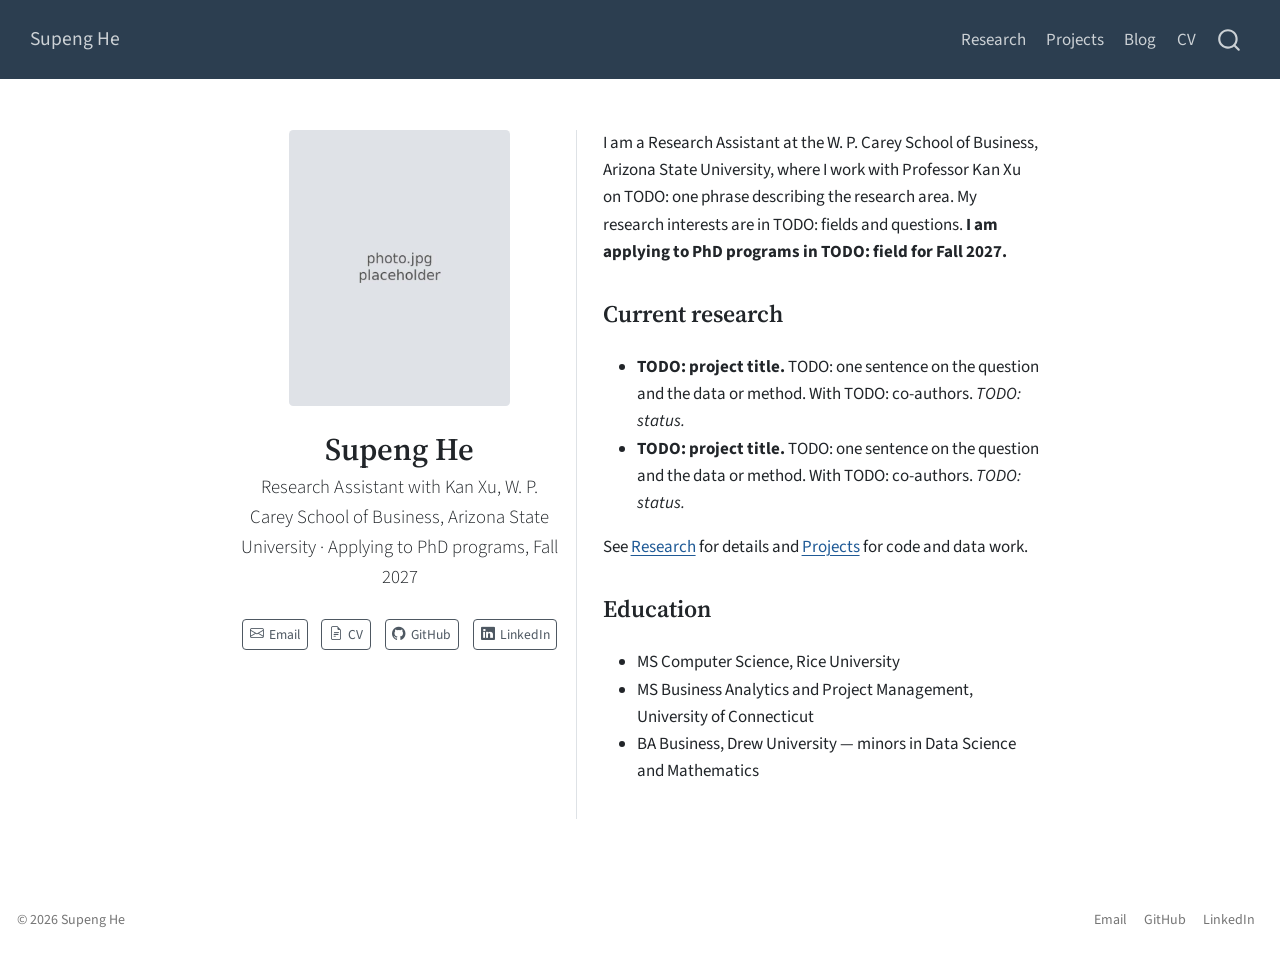
<file: index.html>
<!DOCTYPE html>
<html xmlns="http://www.w3.org/1999/xhtml" lang="en" xml:lang="en"><head>

<meta charset="utf-8">
<meta name="generator" content="quarto-1.10.19">

<meta name="viewport" content="width=device-width, initial-scale=1.0, user-scalable=yes">


<title>Supeng He</title>
<style>
/* Default styles provided by pandoc.
** See https://pandoc.org/MANUAL.html#variables-for-html for config info.
*/
span.smallcaps{font-variant: small-caps;}
div.columns{display: flex; gap: 1.5em;}
div.column{flex: auto;}
@media screen {
div.columns{gap: min(4vw, 1.5em);}
div.column{overflow-x: auto;}
}
div.hanging-indent{margin-left: 1.5em; text-indent: -1.5em;}
ul.task-list{list-style: none;}
ul.task-list li input[type="checkbox"] {
  width: 0.8em;
  margin: 0 0.8em 0.2em -1em; /* quarto-specific, see https://github.com/quarto-dev/quarto-cli/issues/4556 */ 
  vertical-align: middle;
}
</style>


<script src="site_libs/quarto-nav/quarto-nav.js"></script>
<script src="site_libs/quarto-nav/headroom.min.js"></script>
<script src="site_libs/clipboard/clipboard.min.js"></script>
<script src="site_libs/quarto-search/autocomplete.umd.js"></script>
<script src="site_libs/quarto-search/fuse.min.js"></script>
<script src="site_libs/quarto-search/quarto-search.js"></script>
<meta name="quarto:offset" content="./">
<script src="site_libs/quarto-html/quarto.js" type="module"></script>
<script src="site_libs/quarto-html/tabsets/tabsets.js" type="module"></script>
<script src="site_libs/quarto-html/popper.min.js"></script>
<script src="site_libs/quarto-html/tippy.umd.min.js"></script>
<link href="site_libs/quarto-html/tippy.css" rel="stylesheet">
<link href="site_libs/quarto-html/quarto-syntax-highlighting-bf27225e3a48a9273f3daa8f8e829971.css" rel="stylesheet" id="quarto-text-highlighting-styles">
<script src="site_libs/bootstrap/bootstrap.min.js"></script>
<link href="site_libs/bootstrap/bootstrap-icons.css" rel="stylesheet">
<link href="site_libs/bootstrap/bootstrap-6aec4ebd8b1b28c3d8e528c5a2c76d70.min.css" rel="stylesheet" append-hash="true" id="quarto-bootstrap" data-mode="light">
<script id="quarto-search-options" type="application/json">{
  "location": "navbar",
  "copy-button": false,
  "collapse-after": 3,
  "panel-placement": "end",
  "type": "overlay",
  "limit": 50,
  "keyboard-shortcut": [
    "f",
    "/",
    "s"
  ],
  "show-item-context": false,
  "language": {
    "search-no-results-text": "No results",
    "search-matching-documents-text": "matching documents",
    "search-copy-link-title": "Copy link to search",
    "search-hide-matches-text": "Hide additional matches",
    "search-more-match-text": "more match in this document",
    "search-more-matches-text": "more matches in this document",
    "search-clear-button-title": "Clear",
    "search-text-placeholder": "",
    "search-detached-cancel-button-title": "Cancel",
    "search-submit-button-title": "Submit",
    "search-label": "Search"
  }
}</script>


</head>

<body class="nav-fixed fullcontent quarto-light">

<div id="quarto-search-results"></div>
  <header id="quarto-header" class="headroom fixed-top">
    <nav class="navbar navbar-expand-lg " data-bs-theme="dark">
      <div class="navbar-container container-fluid">
      <div class="navbar-brand-container mx-auto">
    <a class="navbar-brand" href="./index.html">
    <span class="navbar-title">Supeng He</span>
    </a>
  </div>
            <div id="quarto-search" class="" title="Search"></div>
          <button class="navbar-toggler" type="button" data-bs-toggle="collapse" data-bs-target="#navbarCollapse" aria-controls="navbarCollapse" role="menu" aria-expanded="false" aria-label="Toggle navigation" onclick="if (window.quartoToggleHeadroom) { window.quartoToggleHeadroom(); }">
  <span class="navbar-toggler-icon"></span>
</button>
          <div class="collapse navbar-collapse" id="navbarCollapse">
            <ul class="navbar-nav navbar-nav-scroll ms-auto">
  <li class="nav-item">
    <a class="nav-link" href="./research.html"> 
<span class="menu-text">Research</span></a>
  </li>  
  <li class="nav-item">
    <a class="nav-link" href="./projects.html"> 
<span class="menu-text">Projects</span></a>
  </li>  
  <li class="nav-item">
    <a class="nav-link" href="./blog.html"> 
<span class="menu-text">Blog</span></a>
  </li>  
  <li class="nav-item">
    <a class="nav-link" href="./cv.html"> 
<span class="menu-text">CV</span></a>
  </li>  
</ul>
          </div> <!-- /navcollapse -->
            <div class="quarto-navbar-tools">
</div>
      </div> <!-- /container-fluid -->
    </nav>
</header>
<!-- content -->
<div id="quarto-content" class="quarto-container page-columns page-rows-contents page-layout-article page-navbar">
<!-- sidebar -->
<!-- margin-sidebar -->
    
<!-- main -->
<div class="quarto-about-trestles">
  <div class="about-entity">
    <img src="photo.jpg" alt="Photo of Supeng He" class="about-image
  rounded " style="width: 13em;">
<header id="title-block-header" class="quarto-title-block default">
<div class="quarto-title">
<h1 class="title">Supeng He</h1>
<p class="subtitle lead">Research Assistant with Kan Xu, W. P. Carey School of Business, Arizona State University · Applying to PhD programs, Fall 2027</p>
</div>
<div class="quarto-title-meta">
  </div>
</header>
    <div class="about-links">
  <a href="mailto:TODO" class="about-link" rel="" target="">
    <i class="bi bi-envelope"></i>
     <span class="about-link-text">Email</span>
  </a>
  <a href="/cv.pdf" class="about-link" rel="" target="">
    <i class="bi bi-file-earmark-text"></i>
     <span class="about-link-text">CV</span>
  </a>
  <a href="https://github.com/kevinhsp" class="about-link" rel="" target="">
    <i class="bi bi-github"></i>
     <span class="about-link-text">GitHub</span>
  </a>
  <a href="https://www.linkedin.com/in/TODO" class="about-link" rel="" target="">
    <i class="bi bi-linkedin"></i>
     <span class="about-link-text">LinkedIn</span>
  </a>
</div>
  </div>
  <div class="about-contents"><main class="content" id="quarto-document-content">
<p>I am a Research Assistant at the W. P. Carey School of Business, Arizona State University, where I work with Professor Kan Xu on TODO: one phrase describing the research area. My research interests are in TODO: fields and questions. <strong>I am applying to PhD programs in TODO: field for Fall 2027.</strong></p>
<section id="current-research" class="level2">
<h2 data-anchor-id="current-research">Current research</h2>
<ul>
<li><strong>TODO: project title.</strong> TODO: one sentence on the question and the data or method. With TODO: co-authors. <em>TODO: status.</em></li>
<li><strong>TODO: project title.</strong> TODO: one sentence on the question and the data or method. With TODO: co-authors. <em>TODO: status.</em></li>
</ul>
<p>See <a href="./research.html">Research</a> for details and <a href="./projects.html">Projects</a> for code and data work.</p>
</section>
<section id="education" class="level2">
<h2 data-anchor-id="education">Education</h2>
<ul>
<li>MS Computer Science, Rice University</li>
<li>MS Business Analytics and Project Management, University of Connecticut</li>
<li>BA Business, Drew University — minors in Data Science and Mathematics</li>
</ul>


</section>
</main></div>
</div>
 <!-- /main -->
<script id="quarto-html-after-body" type="application/javascript">
  window.document.addEventListener("DOMContentLoaded", function (event) {
    const isCodeAnnotation = (el) => {
      for (const clz of el.classList) {
        if (clz.startsWith('code-annotation-')) {                     
          return true;
        }
      }
      return false;
    }
    const onCopySuccess = function(e) {
      // button target
      const button = e.trigger;
      // don't keep focus
      button.blur();
      // flash "checked"
      button.classList.add('code-copy-button-checked');
      var currentTitle = button.getAttribute("title");
      button.setAttribute("title", "Copied!");
      let tooltip;
      if (window.bootstrap) {
        button.setAttribute("data-bs-toggle", "tooltip");
        button.setAttribute("data-bs-placement", "left");
        button.setAttribute("data-bs-title", "Copied!");
        tooltip = new bootstrap.Tooltip(button, 
          { trigger: "manual", 
            customClass: "code-copy-button-tooltip",
            offset: [0, -8]});
        tooltip.show();    
      }
      setTimeout(function() {
        if (tooltip) {
          tooltip.hide();
          button.removeAttribute("data-bs-title");
          button.removeAttribute("data-bs-toggle");
          button.removeAttribute("data-bs-placement");
        }
        button.setAttribute("title", currentTitle);
        button.classList.remove('code-copy-button-checked');
      }, 1000);
      // clear code selection
      e.clearSelection();
    }
    const getTextToCopy = function(trigger) {
      const outerScaffold = trigger.parentElement.cloneNode(true);
      const codeEl = outerScaffold.querySelector('code');
      for (const childEl of codeEl.children) {
        if (isCodeAnnotation(childEl)) {
          childEl.remove();
        }
      }
      return codeEl.innerText;
    }
    const clipboard = new window.ClipboardJS('.code-copy-button:not([data-in-quarto-modal])', {
      text: getTextToCopy
    });
    clipboard.on('success', onCopySuccess);
    if (window.document.getElementById('quarto-embedded-source-code-modal')) {
      const clipboardModal = new window.ClipboardJS('.code-copy-button[data-in-quarto-modal]', {
        text: getTextToCopy,
        container: window.document.getElementById('quarto-embedded-source-code-modal')
      });
      clipboardModal.on('success', onCopySuccess);
    }
      var localhostRegex = new RegExp(/^(?:http|https):\/\/localhost\:?[0-9]*\//);
      var mailtoRegex = new RegExp(/^mailto:/);
        var filterRegex = new RegExp("https:\/\/supenghe\.com");
      var isInternal = (href) => {
          return filterRegex.test(href) || localhostRegex.test(href) || mailtoRegex.test(href);
      }
      // Inspect non-navigation links and adorn them if external
     var links = window.document.querySelectorAll('a[href]:not(.nav-link):not(.navbar-brand):not(.toc-action):not(.sidebar-link):not(.sidebar-item-toggle):not(.pagination-link):not(.no-external):not([aria-hidden]):not(.dropdown-item):not(.quarto-navigation-tool):not(.about-link)');
      for (var i=0; i<links.length; i++) {
        const link = links[i];
        if (!isInternal(link.href)) {
          // undo the damage that might have been done by quarto-nav.js in the case of
          // links that we want to consider external
          if (link.dataset.originalHref !== undefined) {
            link.href = link.dataset.originalHref;
          }
        }
      }
    function tippyHover(el, contentFn, onTriggerFn, onUntriggerFn) {
      const config = {
        allowHTML: true,
        maxWidth: 500,
        delay: 100,
        arrow: false,
        appendTo: function(el) {
            return el.parentElement;
        },
        interactive: true,
        interactiveBorder: 10,
        theme: 'quarto',
        placement: 'bottom-start',
      };
      if (contentFn) {
        config.content = contentFn;
      }
      if (onTriggerFn) {
        config.onTrigger = onTriggerFn;
      }
      if (onUntriggerFn) {
        config.onUntrigger = onUntriggerFn;
      }
      window.tippy(el, config); 
    }
    const noterefs = window.document.querySelectorAll('a[role="doc-noteref"]');
    for (var i=0; i<noterefs.length; i++) {
      const ref = noterefs[i];
      tippyHover(ref, function() {
        // use id or data attribute instead here
        let href = ref.getAttribute('data-footnote-href') || ref.getAttribute('href');
        try { href = new URL(href).hash; } catch {}
        const id = href.replace(/^#\/?/, "");
        const note = window.document.getElementById(id);
        if (note) {
          return note.innerHTML;
        } else {
          return "";
        }
      });
    }
    const xrefs = window.document.querySelectorAll('a.quarto-xref');
    const processXRef = (id, note) => {
      // Strip column container classes
      const stripColumnClz = (el) => {
        el.classList.remove("page-full", "page-columns");
        if (el.children) {
          for (const child of el.children) {
            stripColumnClz(child);
          }
        }
      }
      stripColumnClz(note)
      if (id === null || id.startsWith('sec-')) {
        // Special case sections, only their first couple elements
        const container = document.createElement("div");
        if (note.children && note.children.length > 2) {
          container.appendChild(note.children[0].cloneNode(true));
          for (let i = 1; i < note.children.length; i++) {
            const child = note.children[i];
            if (child.tagName === "P" && child.innerText === "") {
              continue;
            } else {
              container.appendChild(child.cloneNode(true));
              break;
            }
          }
          if (window.Quarto?.typesetMath) {
            window.Quarto.typesetMath(container);
          }
          return container.innerHTML
        } else {
          if (window.Quarto?.typesetMath) {
            window.Quarto.typesetMath(note);
          }
          return note.innerHTML;
        }
      } else {
        // Remove any anchor links if they are present
        const anchorLink = note.querySelector('a.anchorjs-link');
        if (anchorLink) {
          anchorLink.remove();
        }
        if (window.Quarto?.typesetMath) {
          window.Quarto.typesetMath(note);
        }
        if (note.classList.contains("callout")) {
          return note.outerHTML;
        } else {
          return note.innerHTML;
        }
      }
    }
    for (var i=0; i<xrefs.length; i++) {
      const xref = xrefs[i];
      tippyHover(xref, undefined, function(instance) {
        instance.disable();
        let url = xref.getAttribute('href');
        let hash = undefined; 
        if (url.startsWith('#')) {
          hash = url;
        } else {
          try { hash = new URL(url).hash; } catch {}
        }
        if (hash) {
          const id = hash.replace(/^#\/?/, "");
          const note = window.document.getElementById(id);
          if (note !== null) {
            try {
              const html = processXRef(id, note.cloneNode(true));
              instance.setContent(html);
            } finally {
              instance.enable();
              instance.show();
            }
          } else {
            // See if we can fetch this
            fetch(url.split('#')[0])
            .then(res => res.text())
            .then(html => {
              const parser = new DOMParser();
              const htmlDoc = parser.parseFromString(html, "text/html");
              const note = htmlDoc.getElementById(id);
              if (note !== null) {
                const html = processXRef(id, note);
                instance.setContent(html);
              } 
            }).finally(() => {
              instance.enable();
              instance.show();
            });
          }
        } else {
          // See if we can fetch a full url (with no hash to target)
          // This is a special case and we should probably do some content thinning / targeting
          fetch(url)
          .then(res => res.text())
          .then(html => {
            const parser = new DOMParser();
            const htmlDoc = parser.parseFromString(html, "text/html");
            const note = htmlDoc.querySelector('main.content');
            if (note !== null) {
              // This should only happen for chapter cross references
              // (since there is no id in the URL)
              // remove the first header
              if (note.children.length > 0 && note.children[0].tagName === "HEADER") {
                note.children[0].remove();
              }
              const html = processXRef(null, note);
              instance.setContent(html);
            } 
          }).finally(() => {
            instance.enable();
            instance.show();
          });
        }
      }, function(instance) {
      });
    }
        let selectedAnnoteEl;
        const selectorForAnnotation = ( cell, annotation) => {
          let cellAttr = 'data-code-cell="' + cell + '"';
          let lineAttr = 'data-code-annotation="' +  annotation + '"';
          const selector = 'span[' + cellAttr + '][' + lineAttr + ']';
          return selector;
        }
        const selectCodeLines = (annoteEl) => {
          const doc = window.document;
          const targetCell = annoteEl.getAttribute("data-target-cell");
          const targetAnnotation = annoteEl.getAttribute("data-target-annotation");
          const annoteSpan = window.document.querySelector(selectorForAnnotation(targetCell, targetAnnotation));
          const lines = annoteSpan.getAttribute("data-code-lines").split(",");
          const lineIds = lines.map((line) => {
            return targetCell + "-" + line;
          })
          let top = null;
          let height = null;
          let parent = null;
          if (lineIds.length > 0) {
              //compute the position of the single el (top and bottom and make a div)
              const el = window.document.getElementById(lineIds[0]);
              top = el.offsetTop;
              height = el.offsetHeight;
              parent = el.parentElement.parentElement;
            if (lineIds.length > 1) {
              const lastEl = window.document.getElementById(lineIds[lineIds.length - 1]);
              const bottom = lastEl.offsetTop + lastEl.offsetHeight;
              height = bottom - top;
            }
            if (top !== null && height !== null && parent !== null) {
              // cook up a div (if necessary) and position it 
              let div = window.document.getElementById("code-annotation-line-highlight");
              if (div === null) {
                div = window.document.createElement("div");
                div.setAttribute("id", "code-annotation-line-highlight");
                div.style.position = 'absolute';
                parent.appendChild(div);
              }
              div.style.top = top - 2 + "px";
              div.style.height = height + 4 + "px";
              div.style.left = 0;
              let gutterDiv = window.document.getElementById("code-annotation-line-highlight-gutter");
              if (gutterDiv === null) {
                gutterDiv = window.document.createElement("div");
                gutterDiv.setAttribute("id", "code-annotation-line-highlight-gutter");
                gutterDiv.style.position = 'absolute';
                const codeCell = window.document.getElementById(targetCell);
                const gutter = codeCell.querySelector('.code-annotation-gutter');
                gutter.appendChild(gutterDiv);
              }
              gutterDiv.style.top = top - 2 + "px";
              gutterDiv.style.height = height + 4 + "px";
            }
            selectedAnnoteEl = annoteEl;
          }
        };
        const unselectCodeLines = () => {
          const elementsIds = ["code-annotation-line-highlight", "code-annotation-line-highlight-gutter"];
          elementsIds.forEach((elId) => {
            const div = window.document.getElementById(elId);
            if (div) {
              div.remove();
            }
          });
          selectedAnnoteEl = undefined;
        };
          // Handle positioning of the toggle
      window.addEventListener(
        "resize",
        throttle(() => {
          elRect = undefined;
          if (selectedAnnoteEl) {
            selectCodeLines(selectedAnnoteEl);
          }
        }, 10)
      );
      function throttle(fn, ms) {
      let throttle = false;
      let timer;
        return (...args) => {
          if(!throttle) { // first call gets through
              fn.apply(this, args);
              throttle = true;
          } else { // all the others get throttled
              if(timer) clearTimeout(timer); // cancel #2
              timer = setTimeout(() => {
                fn.apply(this, args);
                timer = throttle = false;
              }, ms);
          }
        };
      }
        // Attach click handler to the DT
        const annoteDls = window.document.querySelectorAll('dt[data-target-cell]');
        for (const annoteDlNode of annoteDls) {
          annoteDlNode.addEventListener('click', (event) => {
            const clickedEl = event.target;
            if (clickedEl !== selectedAnnoteEl) {
              unselectCodeLines();
              const activeEl = window.document.querySelector('dt[data-target-cell].code-annotation-active');
              if (activeEl) {
                activeEl.classList.remove('code-annotation-active');
              }
              selectCodeLines(clickedEl);
              clickedEl.classList.add('code-annotation-active');
            } else {
              // Unselect the line
              unselectCodeLines();
              clickedEl.classList.remove('code-annotation-active');
            }
          });
        }
    const findCites = (el) => {
      const parentEl = el.parentElement;
      if (parentEl) {
        const cites = parentEl.dataset.cites;
        if (cites) {
          return {
            el,
            cites: cites.split(' ')
          };
        } else {
          return findCites(el.parentElement)
        }
      } else {
        return undefined;
      }
    };
    var bibliorefs = window.document.querySelectorAll('a[role="doc-biblioref"]');
    for (var i=0; i<bibliorefs.length; i++) {
      const ref = bibliorefs[i];
      const citeInfo = findCites(ref);
      if (citeInfo) {
        tippyHover(citeInfo.el, function() {
          var popup = window.document.createElement('div');
          citeInfo.cites.forEach(function(cite) {
            var citeDiv = window.document.createElement('div');
            citeDiv.classList.add('hanging-indent');
            citeDiv.classList.add('csl-entry');
            var biblioDiv = window.document.getElementById('ref-' + cite);
            if (biblioDiv) {
              citeDiv.innerHTML = biblioDiv.innerHTML;
            }
            popup.appendChild(citeDiv);
          });
          return popup.innerHTML;
        });
      }
    }
  });
  </script>
</div> <!-- /content -->
<footer class="footer">
  <div class="nav-footer">
    <div class="nav-footer-left">
<p>© 2026 Supeng He</p>
</div>   
    <div class="nav-footer-center">
      &nbsp;
    </div>
    <div class="nav-footer-right">
      <ul class="footer-items list-unstyled">
    <li class="nav-item">
    <a class="nav-link" href="mailto:TODO">
<p>Email</p>
</a>
  </li>  
    <li class="nav-item">
    <a class="nav-link" href="https://github.com/kevinhsp">
<p>GitHub</p>
</a>
  </li>  
    <li class="nav-item">
    <a class="nav-link" href="https://www.linkedin.com/in/TODO">
<p>LinkedIn</p>
</a>
  </li>  
</ul>
    </div>
  </div>
</footer>




</body></html>
</file>
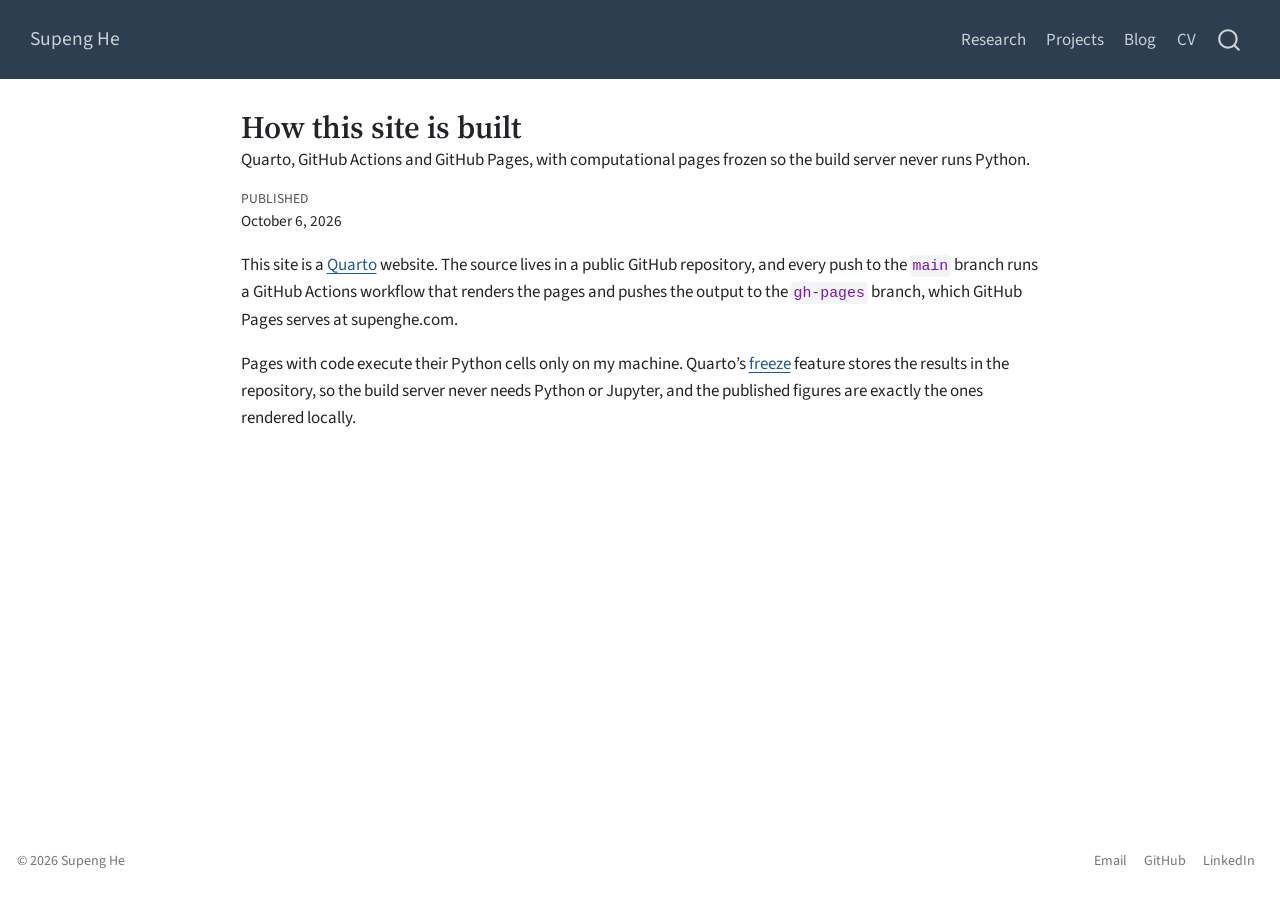
<file: posts/how-this-site-is-built/index.html>
<!DOCTYPE html>
<html xmlns="http://www.w3.org/1999/xhtml" lang="en" xml:lang="en"><head>

<meta charset="utf-8">
<meta name="generator" content="quarto-1.10.19">

<meta name="viewport" content="width=device-width, initial-scale=1.0, user-scalable=yes">

<meta name="dcterms.date" content="2026-10-06">
<meta name="description" content="Quarto, GitHub Actions and GitHub Pages, with computational pages frozen so the build server never runs Python.">

<title>How this site is built – Supeng He</title>
<style>
/* Default styles provided by pandoc.
** See https://pandoc.org/MANUAL.html#variables-for-html for config info.
*/
span.smallcaps{font-variant: small-caps;}
div.columns{display: flex; gap: 1.5em;}
div.column{flex: auto;}
@media screen {
div.columns{gap: min(4vw, 1.5em);}
div.column{overflow-x: auto;}
}
div.hanging-indent{margin-left: 1.5em; text-indent: -1.5em;}
ul.task-list{list-style: none;}
ul.task-list li input[type="checkbox"] {
  width: 0.8em;
  margin: 0 0.8em 0.2em -1em; /* quarto-specific, see https://github.com/quarto-dev/quarto-cli/issues/4556 */ 
  vertical-align: middle;
}
</style>


<script src="../../site_libs/quarto-nav/quarto-nav.js"></script>
<script src="../../site_libs/quarto-nav/headroom.min.js"></script>
<script src="../../site_libs/clipboard/clipboard.min.js"></script>
<script src="../../site_libs/quarto-search/autocomplete.umd.js"></script>
<script src="../../site_libs/quarto-search/fuse.min.js"></script>
<script src="../../site_libs/quarto-search/quarto-search.js"></script>
<meta name="quarto:offset" content="../../">
<script src="../../site_libs/quarto-html/quarto.js" type="module"></script>
<script src="../../site_libs/quarto-html/tabsets/tabsets.js" type="module"></script>
<script src="../../site_libs/quarto-html/popper.min.js"></script>
<script src="../../site_libs/quarto-html/tippy.umd.min.js"></script>
<script src="../../site_libs/quarto-html/anchor.min.js"></script>
<link href="../../site_libs/quarto-html/tippy.css" rel="stylesheet">
<link href="../../site_libs/quarto-html/quarto-syntax-highlighting-bf27225e3a48a9273f3daa8f8e829971.css" rel="stylesheet" id="quarto-text-highlighting-styles">
<script src="../../site_libs/bootstrap/bootstrap.min.js"></script>
<link href="../../site_libs/bootstrap/bootstrap-icons.css" rel="stylesheet">
<link href="../../site_libs/bootstrap/bootstrap-6aec4ebd8b1b28c3d8e528c5a2c76d70.min.css" rel="stylesheet" append-hash="true" id="quarto-bootstrap" data-mode="light">
<script id="quarto-search-options" type="application/json">{
  "location": "navbar",
  "copy-button": false,
  "collapse-after": 3,
  "panel-placement": "end",
  "type": "overlay",
  "limit": 50,
  "keyboard-shortcut": [
    "f",
    "/",
    "s"
  ],
  "show-item-context": false,
  "language": {
    "search-no-results-text": "No results",
    "search-matching-documents-text": "matching documents",
    "search-copy-link-title": "Copy link to search",
    "search-hide-matches-text": "Hide additional matches",
    "search-more-match-text": "more match in this document",
    "search-more-matches-text": "more matches in this document",
    "search-clear-button-title": "Clear",
    "search-text-placeholder": "",
    "search-detached-cancel-button-title": "Cancel",
    "search-submit-button-title": "Submit",
    "search-label": "Search"
  }
}</script>


</head>

<body class="nav-fixed fullcontent quarto-light">

<div id="quarto-search-results"></div>
  <header id="quarto-header" class="headroom fixed-top">
    <nav class="navbar navbar-expand-lg " data-bs-theme="dark">
      <div class="navbar-container container-fluid">
      <div class="navbar-brand-container mx-auto">
    <a class="navbar-brand" href="../../index.html">
    <span class="navbar-title">Supeng He</span>
    </a>
  </div>
            <div id="quarto-search" class="" title="Search"></div>
          <button class="navbar-toggler" type="button" data-bs-toggle="collapse" data-bs-target="#navbarCollapse" aria-controls="navbarCollapse" role="menu" aria-expanded="false" aria-label="Toggle navigation" onclick="if (window.quartoToggleHeadroom) { window.quartoToggleHeadroom(); }">
  <span class="navbar-toggler-icon"></span>
</button>
          <div class="collapse navbar-collapse" id="navbarCollapse">
            <ul class="navbar-nav navbar-nav-scroll ms-auto">
  <li class="nav-item">
    <a class="nav-link" href="../../research.html"> 
<span class="menu-text">Research</span></a>
  </li>  
  <li class="nav-item">
    <a class="nav-link" href="../../projects.html"> 
<span class="menu-text">Projects</span></a>
  </li>  
  <li class="nav-item">
    <a class="nav-link" href="../../blog.html"> 
<span class="menu-text">Blog</span></a>
  </li>  
  <li class="nav-item">
    <a class="nav-link" href="../../cv.html"> 
<span class="menu-text">CV</span></a>
  </li>  
</ul>
          </div> <!-- /navcollapse -->
            <div class="quarto-navbar-tools">
</div>
      </div> <!-- /container-fluid -->
    </nav>
</header>
<!-- content -->
<div id="quarto-content" class="quarto-container page-columns page-rows-contents page-layout-article page-navbar">
<!-- sidebar -->
<!-- margin-sidebar -->
    
<!-- main -->
<main class="content" id="quarto-document-content">

<header id="title-block-header" class="quarto-title-block default">
<div class="quarto-title">
<h1 class="title">How this site is built</h1>
</div>

<div>
  <div class="description">
    Quarto, GitHub Actions and GitHub Pages, with computational pages frozen so the build server never runs Python.
  </div>
</div>


<div class="quarto-title-meta">

    
    <div>
    <div class="quarto-title-meta-heading">Published</div>
    <div class="quarto-title-meta-contents">
      <p class="date">October 6, 2026</p>
    </div>
  </div>
  
    
  </div>
  


</header>


<p>This site is a <a href="https://quarto.org">Quarto</a> website. The source lives in a public GitHub repository, and every push to the <code>main</code> branch runs a GitHub Actions workflow that renders the pages and pushes the output to the <code>gh-pages</code> branch, which GitHub Pages serves at supenghe.com.</p>
<p>Pages with code execute their Python cells only on my machine. Quarto’s <a href="https://quarto.org/docs/projects/code-execution.html#freeze">freeze</a> feature stores the results in the repository, so the build server never needs Python or Jupyter, and the published figures are exactly the ones rendered locally.</p>



</main> <!-- /main -->
<script id="quarto-html-after-body" type="application/javascript">
  window.document.addEventListener("DOMContentLoaded", function (event) {
    const icon = "";
    const anchorJS = new window.AnchorJS();
    anchorJS.options = {
      placement: 'right',
      icon: icon
    };
    anchorJS.add('.anchored');
    const isCodeAnnotation = (el) => {
      for (const clz of el.classList) {
        if (clz.startsWith('code-annotation-')) {                     
          return true;
        }
      }
      return false;
    }
    const onCopySuccess = function(e) {
      // button target
      const button = e.trigger;
      // don't keep focus
      button.blur();
      // flash "checked"
      button.classList.add('code-copy-button-checked');
      var currentTitle = button.getAttribute("title");
      button.setAttribute("title", "Copied!");
      let tooltip;
      if (window.bootstrap) {
        button.setAttribute("data-bs-toggle", "tooltip");
        button.setAttribute("data-bs-placement", "left");
        button.setAttribute("data-bs-title", "Copied!");
        tooltip = new bootstrap.Tooltip(button, 
          { trigger: "manual", 
            customClass: "code-copy-button-tooltip",
            offset: [0, -8]});
        tooltip.show();    
      }
      setTimeout(function() {
        if (tooltip) {
          tooltip.hide();
          button.removeAttribute("data-bs-title");
          button.removeAttribute("data-bs-toggle");
          button.removeAttribute("data-bs-placement");
        }
        button.setAttribute("title", currentTitle);
        button.classList.remove('code-copy-button-checked');
      }, 1000);
      // clear code selection
      e.clearSelection();
    }
    const getTextToCopy = function(trigger) {
      const outerScaffold = trigger.parentElement.cloneNode(true);
      const codeEl = outerScaffold.querySelector('code');
      for (const childEl of codeEl.children) {
        if (isCodeAnnotation(childEl)) {
          childEl.remove();
        }
      }
      return codeEl.innerText;
    }
    const clipboard = new window.ClipboardJS('.code-copy-button:not([data-in-quarto-modal])', {
      text: getTextToCopy
    });
    clipboard.on('success', onCopySuccess);
    if (window.document.getElementById('quarto-embedded-source-code-modal')) {
      const clipboardModal = new window.ClipboardJS('.code-copy-button[data-in-quarto-modal]', {
        text: getTextToCopy,
        container: window.document.getElementById('quarto-embedded-source-code-modal')
      });
      clipboardModal.on('success', onCopySuccess);
    }
      var localhostRegex = new RegExp(/^(?:http|https):\/\/localhost\:?[0-9]*\//);
      var mailtoRegex = new RegExp(/^mailto:/);
        var filterRegex = new RegExp("https:\/\/supenghe\.com");
      var isInternal = (href) => {
          return filterRegex.test(href) || localhostRegex.test(href) || mailtoRegex.test(href);
      }
      // Inspect non-navigation links and adorn them if external
     var links = window.document.querySelectorAll('a[href]:not(.nav-link):not(.navbar-brand):not(.toc-action):not(.sidebar-link):not(.sidebar-item-toggle):not(.pagination-link):not(.no-external):not([aria-hidden]):not(.dropdown-item):not(.quarto-navigation-tool):not(.about-link)');
      for (var i=0; i<links.length; i++) {
        const link = links[i];
        if (!isInternal(link.href)) {
          // undo the damage that might have been done by quarto-nav.js in the case of
          // links that we want to consider external
          if (link.dataset.originalHref !== undefined) {
            link.href = link.dataset.originalHref;
          }
        }
      }
    function tippyHover(el, contentFn, onTriggerFn, onUntriggerFn) {
      const config = {
        allowHTML: true,
        maxWidth: 500,
        delay: 100,
        arrow: false,
        appendTo: function(el) {
            return el.parentElement;
        },
        interactive: true,
        interactiveBorder: 10,
        theme: 'quarto',
        placement: 'bottom-start',
      };
      if (contentFn) {
        config.content = contentFn;
      }
      if (onTriggerFn) {
        config.onTrigger = onTriggerFn;
      }
      if (onUntriggerFn) {
        config.onUntrigger = onUntriggerFn;
      }
      window.tippy(el, config); 
    }
    const noterefs = window.document.querySelectorAll('a[role="doc-noteref"]');
    for (var i=0; i<noterefs.length; i++) {
      const ref = noterefs[i];
      tippyHover(ref, function() {
        // use id or data attribute instead here
        let href = ref.getAttribute('data-footnote-href') || ref.getAttribute('href');
        try { href = new URL(href).hash; } catch {}
        const id = href.replace(/^#\/?/, "");
        const note = window.document.getElementById(id);
        if (note) {
          return note.innerHTML;
        } else {
          return "";
        }
      });
    }
    const xrefs = window.document.querySelectorAll('a.quarto-xref');
    const processXRef = (id, note) => {
      // Strip column container classes
      const stripColumnClz = (el) => {
        el.classList.remove("page-full", "page-columns");
        if (el.children) {
          for (const child of el.children) {
            stripColumnClz(child);
          }
        }
      }
      stripColumnClz(note)
      if (id === null || id.startsWith('sec-')) {
        // Special case sections, only their first couple elements
        const container = document.createElement("div");
        if (note.children && note.children.length > 2) {
          container.appendChild(note.children[0].cloneNode(true));
          for (let i = 1; i < note.children.length; i++) {
            const child = note.children[i];
            if (child.tagName === "P" && child.innerText === "") {
              continue;
            } else {
              container.appendChild(child.cloneNode(true));
              break;
            }
          }
          if (window.Quarto?.typesetMath) {
            window.Quarto.typesetMath(container);
          }
          return container.innerHTML
        } else {
          if (window.Quarto?.typesetMath) {
            window.Quarto.typesetMath(note);
          }
          return note.innerHTML;
        }
      } else {
        // Remove any anchor links if they are present
        const anchorLink = note.querySelector('a.anchorjs-link');
        if (anchorLink) {
          anchorLink.remove();
        }
        if (window.Quarto?.typesetMath) {
          window.Quarto.typesetMath(note);
        }
        if (note.classList.contains("callout")) {
          return note.outerHTML;
        } else {
          return note.innerHTML;
        }
      }
    }
    for (var i=0; i<xrefs.length; i++) {
      const xref = xrefs[i];
      tippyHover(xref, undefined, function(instance) {
        instance.disable();
        let url = xref.getAttribute('href');
        let hash = undefined; 
        if (url.startsWith('#')) {
          hash = url;
        } else {
          try { hash = new URL(url).hash; } catch {}
        }
        if (hash) {
          const id = hash.replace(/^#\/?/, "");
          const note = window.document.getElementById(id);
          if (note !== null) {
            try {
              const html = processXRef(id, note.cloneNode(true));
              instance.setContent(html);
            } finally {
              instance.enable();
              instance.show();
            }
          } else {
            // See if we can fetch this
            fetch(url.split('#')[0])
            .then(res => res.text())
            .then(html => {
              const parser = new DOMParser();
              const htmlDoc = parser.parseFromString(html, "text/html");
              const note = htmlDoc.getElementById(id);
              if (note !== null) {
                const html = processXRef(id, note);
                instance.setContent(html);
              } 
            }).finally(() => {
              instance.enable();
              instance.show();
            });
          }
        } else {
          // See if we can fetch a full url (with no hash to target)
          // This is a special case and we should probably do some content thinning / targeting
          fetch(url)
          .then(res => res.text())
          .then(html => {
            const parser = new DOMParser();
            const htmlDoc = parser.parseFromString(html, "text/html");
            const note = htmlDoc.querySelector('main.content');
            if (note !== null) {
              // This should only happen for chapter cross references
              // (since there is no id in the URL)
              // remove the first header
              if (note.children.length > 0 && note.children[0].tagName === "HEADER") {
                note.children[0].remove();
              }
              const html = processXRef(null, note);
              instance.setContent(html);
            } 
          }).finally(() => {
            instance.enable();
            instance.show();
          });
        }
      }, function(instance) {
      });
    }
        let selectedAnnoteEl;
        const selectorForAnnotation = ( cell, annotation) => {
          let cellAttr = 'data-code-cell="' + cell + '"';
          let lineAttr = 'data-code-annotation="' +  annotation + '"';
          const selector = 'span[' + cellAttr + '][' + lineAttr + ']';
          return selector;
        }
        const selectCodeLines = (annoteEl) => {
          const doc = window.document;
          const targetCell = annoteEl.getAttribute("data-target-cell");
          const targetAnnotation = annoteEl.getAttribute("data-target-annotation");
          const annoteSpan = window.document.querySelector(selectorForAnnotation(targetCell, targetAnnotation));
          const lines = annoteSpan.getAttribute("data-code-lines").split(",");
          const lineIds = lines.map((line) => {
            return targetCell + "-" + line;
          })
          let top = null;
          let height = null;
          let parent = null;
          if (lineIds.length > 0) {
              //compute the position of the single el (top and bottom and make a div)
              const el = window.document.getElementById(lineIds[0]);
              top = el.offsetTop;
              height = el.offsetHeight;
              parent = el.parentElement.parentElement;
            if (lineIds.length > 1) {
              const lastEl = window.document.getElementById(lineIds[lineIds.length - 1]);
              const bottom = lastEl.offsetTop + lastEl.offsetHeight;
              height = bottom - top;
            }
            if (top !== null && height !== null && parent !== null) {
              // cook up a div (if necessary) and position it 
              let div = window.document.getElementById("code-annotation-line-highlight");
              if (div === null) {
                div = window.document.createElement("div");
                div.setAttribute("id", "code-annotation-line-highlight");
                div.style.position = 'absolute';
                parent.appendChild(div);
              }
              div.style.top = top - 2 + "px";
              div.style.height = height + 4 + "px";
              div.style.left = 0;
              let gutterDiv = window.document.getElementById("code-annotation-line-highlight-gutter");
              if (gutterDiv === null) {
                gutterDiv = window.document.createElement("div");
                gutterDiv.setAttribute("id", "code-annotation-line-highlight-gutter");
                gutterDiv.style.position = 'absolute';
                const codeCell = window.document.getElementById(targetCell);
                const gutter = codeCell.querySelector('.code-annotation-gutter');
                gutter.appendChild(gutterDiv);
              }
              gutterDiv.style.top = top - 2 + "px";
              gutterDiv.style.height = height + 4 + "px";
            }
            selectedAnnoteEl = annoteEl;
          }
        };
        const unselectCodeLines = () => {
          const elementsIds = ["code-annotation-line-highlight", "code-annotation-line-highlight-gutter"];
          elementsIds.forEach((elId) => {
            const div = window.document.getElementById(elId);
            if (div) {
              div.remove();
            }
          });
          selectedAnnoteEl = undefined;
        };
          // Handle positioning of the toggle
      window.addEventListener(
        "resize",
        throttle(() => {
          elRect = undefined;
          if (selectedAnnoteEl) {
            selectCodeLines(selectedAnnoteEl);
          }
        }, 10)
      );
      function throttle(fn, ms) {
      let throttle = false;
      let timer;
        return (...args) => {
          if(!throttle) { // first call gets through
              fn.apply(this, args);
              throttle = true;
          } else { // all the others get throttled
              if(timer) clearTimeout(timer); // cancel #2
              timer = setTimeout(() => {
                fn.apply(this, args);
                timer = throttle = false;
              }, ms);
          }
        };
      }
        // Attach click handler to the DT
        const annoteDls = window.document.querySelectorAll('dt[data-target-cell]');
        for (const annoteDlNode of annoteDls) {
          annoteDlNode.addEventListener('click', (event) => {
            const clickedEl = event.target;
            if (clickedEl !== selectedAnnoteEl) {
              unselectCodeLines();
              const activeEl = window.document.querySelector('dt[data-target-cell].code-annotation-active');
              if (activeEl) {
                activeEl.classList.remove('code-annotation-active');
              }
              selectCodeLines(clickedEl);
              clickedEl.classList.add('code-annotation-active');
            } else {
              // Unselect the line
              unselectCodeLines();
              clickedEl.classList.remove('code-annotation-active');
            }
          });
        }
    const findCites = (el) => {
      const parentEl = el.parentElement;
      if (parentEl) {
        const cites = parentEl.dataset.cites;
        if (cites) {
          return {
            el,
            cites: cites.split(' ')
          };
        } else {
          return findCites(el.parentElement)
        }
      } else {
        return undefined;
      }
    };
    var bibliorefs = window.document.querySelectorAll('a[role="doc-biblioref"]');
    for (var i=0; i<bibliorefs.length; i++) {
      const ref = bibliorefs[i];
      const citeInfo = findCites(ref);
      if (citeInfo) {
        tippyHover(citeInfo.el, function() {
          var popup = window.document.createElement('div');
          citeInfo.cites.forEach(function(cite) {
            var citeDiv = window.document.createElement('div');
            citeDiv.classList.add('hanging-indent');
            citeDiv.classList.add('csl-entry');
            var biblioDiv = window.document.getElementById('ref-' + cite);
            if (biblioDiv) {
              citeDiv.innerHTML = biblioDiv.innerHTML;
            }
            popup.appendChild(citeDiv);
          });
          return popup.innerHTML;
        });
      }
    }
  });
  </script>
</div> <!-- /content -->
<footer class="footer">
  <div class="nav-footer">
    <div class="nav-footer-left">
<p>© 2026 Supeng He</p>
</div>   
    <div class="nav-footer-center">
      &nbsp;
    </div>
    <div class="nav-footer-right">
      <ul class="footer-items list-unstyled">
    <li class="nav-item">
    <a class="nav-link" href="mailto:TODO">
<p>Email</p>
</a>
  </li>  
    <li class="nav-item">
    <a class="nav-link" href="https://github.com/kevinhsp">
<p>GitHub</p>
</a>
  </li>  
    <li class="nav-item">
    <a class="nav-link" href="https://www.linkedin.com/in/TODO">
<p>LinkedIn</p>
</a>
  </li>  
</ul>
    </div>
  </div>
</footer>




</body></html>
</file>
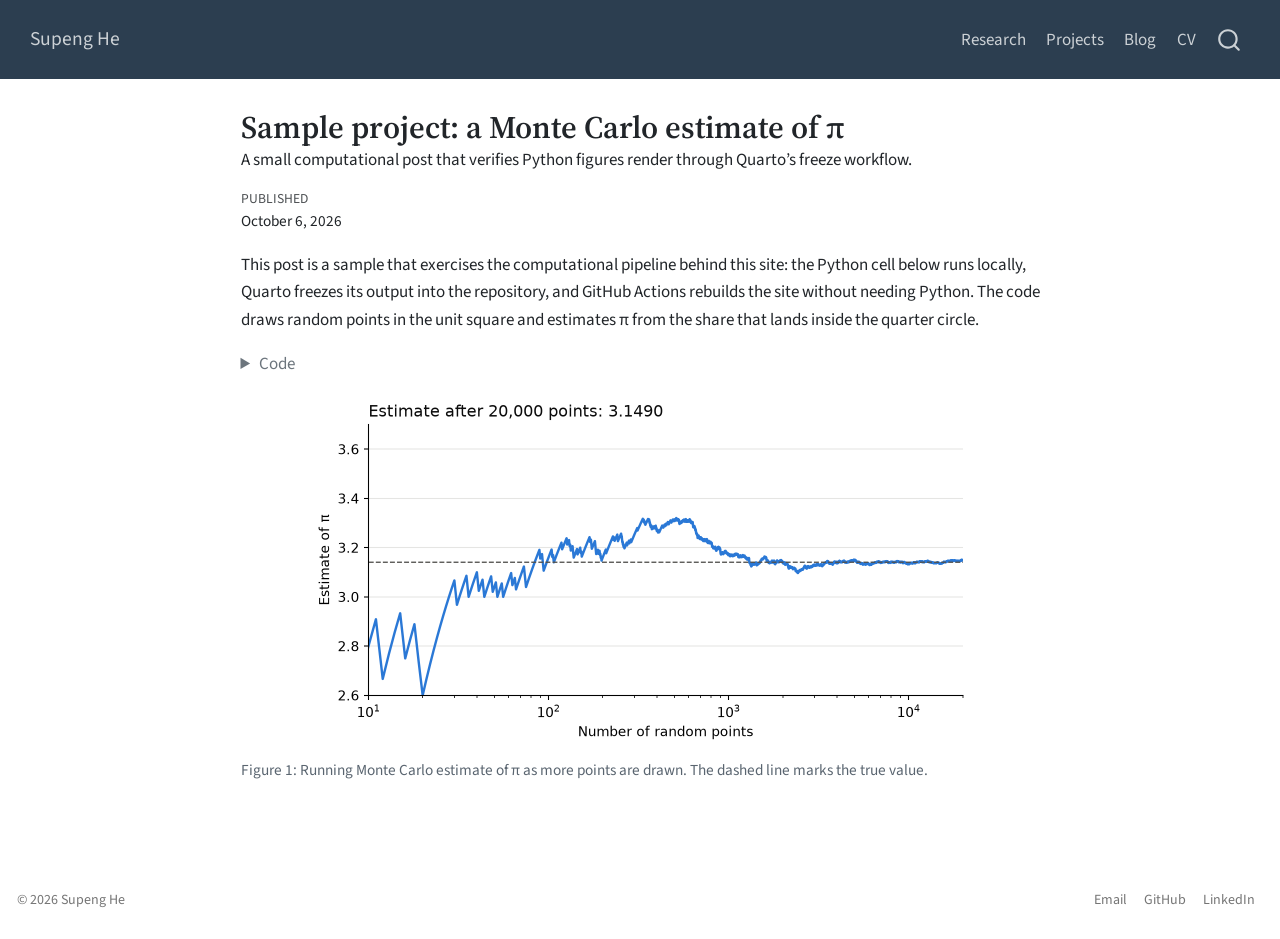
<file: projects/sample-project/index.html>
<!DOCTYPE html>
<html xmlns="http://www.w3.org/1999/xhtml" lang="en" xml:lang="en"><head>

<meta charset="utf-8">
<meta name="generator" content="quarto-1.10.19">

<meta name="viewport" content="width=device-width, initial-scale=1.0, user-scalable=yes">

<meta name="dcterms.date" content="2026-10-06">
<meta name="description" content="A small computational post that verifies Python figures render through Quarto’s freeze workflow.">

<title>Sample project: a Monte Carlo estimate of π – Supeng He</title>
<style>
/* Default styles provided by pandoc.
** See https://pandoc.org/MANUAL.html#variables-for-html for config info.
*/
span.smallcaps{font-variant: small-caps;}
div.columns{display: flex; gap: 1.5em;}
div.column{flex: auto;}
@media screen {
div.columns{gap: min(4vw, 1.5em);}
div.column{overflow-x: auto;}
}
div.hanging-indent{margin-left: 1.5em; text-indent: -1.5em;}
ul.task-list{list-style: none;}
ul.task-list li input[type="checkbox"] {
  width: 0.8em;
  margin: 0 0.8em 0.2em -1em; /* quarto-specific, see https://github.com/quarto-dev/quarto-cli/issues/4556 */ 
  vertical-align: middle;
}
/* CSS for syntax highlighting */
html { -webkit-text-size-adjust: 100%; }
pre > code.sourceCode { white-space: pre; position: relative; }
pre > code.sourceCode > span { display: inline-block; line-height: 1.25; }
pre > code.sourceCode > span:empty { height: 1.2em; }
.sourceCode { overflow: visible; }
code.sourceCode > span { color: inherit; text-decoration: inherit; }
div.sourceCode { margin: 1em 0; }
pre.sourceCode { margin: 0; }
@media screen {
div.sourceCode { overflow: auto; }
}
@media print {
pre > code.sourceCode { white-space: pre-wrap; }
pre > code.sourceCode > span { text-indent: -5em; padding-left: 5em; }
}
pre.numberSource code
  { counter-reset: source-line 0; }
pre.numberSource code > span
  { position: relative; left: -4em; counter-increment: source-line; }
pre.numberSource code > span > a:first-child::before
  { content: counter(source-line);
    position: relative; left: -1em; text-align: right; vertical-align: baseline;
    border: none; display: inline-block;
    -webkit-touch-callout: none; -webkit-user-select: none;
    -khtml-user-select: none; -moz-user-select: none;
    -ms-user-select: none; user-select: none;
    padding: 0 4px; width: 4em;
  }
pre.numberSource { margin-left: 3em;  padding-left: 4px; }
div.sourceCode
  {   }
@media screen {
pre > code.sourceCode > span > a:first-child::before { text-decoration: underline; }
}
</style>


<script src="../../site_libs/quarto-nav/quarto-nav.js"></script>
<script src="../../site_libs/quarto-nav/headroom.min.js"></script>
<script src="../../site_libs/clipboard/clipboard.min.js"></script>
<script src="../../site_libs/quarto-search/autocomplete.umd.js"></script>
<script src="../../site_libs/quarto-search/fuse.min.js"></script>
<script src="../../site_libs/quarto-search/quarto-search.js"></script>
<meta name="quarto:offset" content="../../">
<script src="../../site_libs/quarto-html/quarto.js" type="module"></script>
<script src="../../site_libs/quarto-html/tabsets/tabsets.js" type="module"></script>
<script src="../../site_libs/quarto-html/popper.min.js"></script>
<script src="../../site_libs/quarto-html/tippy.umd.min.js"></script>
<script src="../../site_libs/quarto-html/anchor.min.js"></script>
<link href="../../site_libs/quarto-html/tippy.css" rel="stylesheet">
<link href="../../site_libs/quarto-html/quarto-syntax-highlighting-bf27225e3a48a9273f3daa8f8e829971.css" rel="stylesheet" id="quarto-text-highlighting-styles">
<script src="../../site_libs/bootstrap/bootstrap.min.js"></script>
<link href="../../site_libs/bootstrap/bootstrap-icons.css" rel="stylesheet">
<link href="../../site_libs/bootstrap/bootstrap-6aec4ebd8b1b28c3d8e528c5a2c76d70.min.css" rel="stylesheet" append-hash="true" id="quarto-bootstrap" data-mode="light">
<script id="quarto-search-options" type="application/json">{
  "location": "navbar",
  "copy-button": false,
  "collapse-after": 3,
  "panel-placement": "end",
  "type": "overlay",
  "limit": 50,
  "keyboard-shortcut": [
    "f",
    "/",
    "s"
  ],
  "show-item-context": false,
  "language": {
    "search-no-results-text": "No results",
    "search-matching-documents-text": "matching documents",
    "search-copy-link-title": "Copy link to search",
    "search-hide-matches-text": "Hide additional matches",
    "search-more-match-text": "more match in this document",
    "search-more-matches-text": "more matches in this document",
    "search-clear-button-title": "Clear",
    "search-text-placeholder": "",
    "search-detached-cancel-button-title": "Cancel",
    "search-submit-button-title": "Submit",
    "search-label": "Search"
  }
}</script>


</head>

<body class="nav-fixed fullcontent quarto-light">

<div id="quarto-search-results"></div>
  <header id="quarto-header" class="headroom fixed-top">
    <nav class="navbar navbar-expand-lg " data-bs-theme="dark">
      <div class="navbar-container container-fluid">
      <div class="navbar-brand-container mx-auto">
    <a class="navbar-brand" href="../../index.html">
    <span class="navbar-title">Supeng He</span>
    </a>
  </div>
            <div id="quarto-search" class="" title="Search"></div>
          <button class="navbar-toggler" type="button" data-bs-toggle="collapse" data-bs-target="#navbarCollapse" aria-controls="navbarCollapse" role="menu" aria-expanded="false" aria-label="Toggle navigation" onclick="if (window.quartoToggleHeadroom) { window.quartoToggleHeadroom(); }">
  <span class="navbar-toggler-icon"></span>
</button>
          <div class="collapse navbar-collapse" id="navbarCollapse">
            <ul class="navbar-nav navbar-nav-scroll ms-auto">
  <li class="nav-item">
    <a class="nav-link" href="../../research.html"> 
<span class="menu-text">Research</span></a>
  </li>  
  <li class="nav-item">
    <a class="nav-link" href="../../projects.html"> 
<span class="menu-text">Projects</span></a>
  </li>  
  <li class="nav-item">
    <a class="nav-link" href="../../blog.html"> 
<span class="menu-text">Blog</span></a>
  </li>  
  <li class="nav-item">
    <a class="nav-link" href="../../cv.html"> 
<span class="menu-text">CV</span></a>
  </li>  
</ul>
          </div> <!-- /navcollapse -->
            <div class="quarto-navbar-tools">
</div>
      </div> <!-- /container-fluid -->
    </nav>
</header>
<!-- content -->
<div id="quarto-content" class="quarto-container page-columns page-rows-contents page-layout-article page-navbar">
<!-- sidebar -->
<!-- margin-sidebar -->
    
<!-- main -->
<main class="content" id="quarto-document-content">

<header id="title-block-header" class="quarto-title-block default">
<div class="quarto-title">
<h1 class="title">Sample project: a Monte Carlo estimate of π</h1>
</div>

<div>
  <div class="description">
    A small computational post that verifies Python figures render through Quarto’s freeze workflow.
  </div>
</div>


<div class="quarto-title-meta">

    
    <div>
    <div class="quarto-title-meta-heading">Published</div>
    <div class="quarto-title-meta-contents">
      <p class="date">October 6, 2026</p>
    </div>
  </div>
  
    
  </div>
  


</header>


<p>This post is a sample that exercises the computational pipeline behind this site: the Python cell below runs locally, Quarto freezes its output into the repository, and GitHub Actions rebuilds the site without needing Python. The code draws random points in the unit square and estimates π from the share that lands inside the quarter circle.</p>
<div id="cell-fig-pi-estimate" class="cell" data-execution_count="1">
<details class="code-fold">
<summary>Code</summary>
<div class="code-copy-outer-scaffold"><div class="sourceCode cell-code" id="cb1"><pre class="sourceCode python code-with-copy"><code class="sourceCode python"><span id="cb1-1"><a href="#cb1-1" aria-hidden="true" tabindex="-1"></a><span class="im">import</span> numpy <span class="im">as</span> np</span>
<span id="cb1-2"><a href="#cb1-2" aria-hidden="true" tabindex="-1"></a><span class="im">import</span> matplotlib.pyplot <span class="im">as</span> plt</span>
<span id="cb1-3"><a href="#cb1-3" aria-hidden="true" tabindex="-1"></a></span>
<span id="cb1-4"><a href="#cb1-4" aria-hidden="true" tabindex="-1"></a>rng <span class="op">=</span> np.random.default_rng(<span class="dv">2026</span>)</span>
<span id="cb1-5"><a href="#cb1-5" aria-hidden="true" tabindex="-1"></a>n <span class="op">=</span> <span class="dv">20_000</span></span>
<span id="cb1-6"><a href="#cb1-6" aria-hidden="true" tabindex="-1"></a>x, y <span class="op">=</span> rng.random(n), rng.random(n)</span>
<span id="cb1-7"><a href="#cb1-7" aria-hidden="true" tabindex="-1"></a>inside <span class="op">=</span> x<span class="op">**</span><span class="dv">2</span> <span class="op">+</span> y<span class="op">**</span><span class="dv">2</span> <span class="op">&lt;=</span> <span class="dv">1</span></span>
<span id="cb1-8"><a href="#cb1-8" aria-hidden="true" tabindex="-1"></a>estimate <span class="op">=</span> <span class="dv">4</span> <span class="op">*</span> np.cumsum(inside) <span class="op">/</span> np.arange(<span class="dv">1</span>, n <span class="op">+</span> <span class="dv">1</span>)</span>
<span id="cb1-9"><a href="#cb1-9" aria-hidden="true" tabindex="-1"></a></span>
<span id="cb1-10"><a href="#cb1-10" aria-hidden="true" tabindex="-1"></a>fig, ax <span class="op">=</span> plt.subplots(figsize<span class="op">=</span>(<span class="dv">7</span>, <span class="fl">3.8</span>))</span>
<span id="cb1-11"><a href="#cb1-11" aria-hidden="true" tabindex="-1"></a>ax.plot(np.arange(<span class="dv">1</span>, n <span class="op">+</span> <span class="dv">1</span>), estimate, color<span class="op">=</span><span class="st">"#2a78d6"</span>, lw<span class="op">=</span><span class="fl">1.8</span>)</span>
<span id="cb1-12"><a href="#cb1-12" aria-hidden="true" tabindex="-1"></a>ax.axhline(np.pi, color<span class="op">=</span><span class="st">"#52514e"</span>, lw<span class="op">=</span><span class="dv">1</span>, ls<span class="op">=</span><span class="st">"--"</span>)</span>
<span id="cb1-13"><a href="#cb1-13" aria-hidden="true" tabindex="-1"></a>ax.set_xscale(<span class="st">"log"</span>)</span>
<span id="cb1-14"><a href="#cb1-14" aria-hidden="true" tabindex="-1"></a>ax.set_xlim(<span class="dv">10</span>, n)</span>
<span id="cb1-15"><a href="#cb1-15" aria-hidden="true" tabindex="-1"></a>ax.set_ylim(<span class="fl">2.6</span>, <span class="fl">3.7</span>)</span>
<span id="cb1-16"><a href="#cb1-16" aria-hidden="true" tabindex="-1"></a>ax.set_xlabel(<span class="st">"Number of random points"</span>)</span>
<span id="cb1-17"><a href="#cb1-17" aria-hidden="true" tabindex="-1"></a>ax.set_ylabel(<span class="st">"Estimate of π"</span>)</span>
<span id="cb1-18"><a href="#cb1-18" aria-hidden="true" tabindex="-1"></a>ax.set_title(<span class="ss">f"Estimate after </span><span class="sc">{</span>n<span class="sc">:,}</span><span class="ss"> points: </span><span class="sc">{</span>estimate[<span class="op">-</span><span class="dv">1</span>]<span class="sc">:.4f}</span><span class="ss">"</span>, loc<span class="op">=</span><span class="st">"left"</span>, color<span class="op">=</span><span class="st">"#0b0b0b"</span>)</span>
<span id="cb1-19"><a href="#cb1-19" aria-hidden="true" tabindex="-1"></a><span class="cf">for</span> side <span class="kw">in</span> (<span class="st">"top"</span>, <span class="st">"right"</span>):</span>
<span id="cb1-20"><a href="#cb1-20" aria-hidden="true" tabindex="-1"></a>    ax.spines[side].set_visible(<span class="va">False</span>)</span>
<span id="cb1-21"><a href="#cb1-21" aria-hidden="true" tabindex="-1"></a>ax.grid(axis<span class="op">=</span><span class="st">"y"</span>, color<span class="op">=</span><span class="st">"#e5e5e3"</span>, lw<span class="op">=</span><span class="fl">0.8</span>)</span>
<span id="cb1-22"><a href="#cb1-22" aria-hidden="true" tabindex="-1"></a>ax.set_axisbelow(<span class="va">True</span>)</span>
<span id="cb1-23"><a href="#cb1-23" aria-hidden="true" tabindex="-1"></a>fig.tight_layout()</span>
<span id="cb1-24"><a href="#cb1-24" aria-hidden="true" tabindex="-1"></a>plt.show()</span></code></pre></div><button title="Copy to Clipboard" class="code-copy-button"><i class="bi"></i></button></div>
</details>
<div class="cell-output cell-output-display">
<div id="fig-pi-estimate" class="quarto-float quarto-figure quarto-figure-center anchored">
<figure class="quarto-float quarto-float-fig figure">
<div aria-describedby="fig-pi-estimate-caption-0ceaefa1-69ba-4598-a22c-09a6ac19f8ca">
<img src="index_files/figure-html/fig-pi-estimate-output-1.png" width="663" height="354" class="figure-img">
</div>
<figcaption class="quarto-float-caption-bottom quarto-float-caption quarto-float-fig" id="fig-pi-estimate-caption-0ceaefa1-69ba-4598-a22c-09a6ac19f8ca">
Figure&nbsp;1: Running Monte Carlo estimate of π as more points are drawn. The dashed line marks the true value.
</figcaption>
</figure>
</div>
</div>
</div>



</main> <!-- /main -->
<script id="quarto-html-after-body" type="application/javascript">
  window.document.addEventListener("DOMContentLoaded", function (event) {
    const icon = "";
    const anchorJS = new window.AnchorJS();
    anchorJS.options = {
      placement: 'right',
      icon: icon
    };
    anchorJS.add('.anchored');
    const isCodeAnnotation = (el) => {
      for (const clz of el.classList) {
        if (clz.startsWith('code-annotation-')) {                     
          return true;
        }
      }
      return false;
    }
    const onCopySuccess = function(e) {
      // button target
      const button = e.trigger;
      // don't keep focus
      button.blur();
      // flash "checked"
      button.classList.add('code-copy-button-checked');
      var currentTitle = button.getAttribute("title");
      button.setAttribute("title", "Copied!");
      let tooltip;
      if (window.bootstrap) {
        button.setAttribute("data-bs-toggle", "tooltip");
        button.setAttribute("data-bs-placement", "left");
        button.setAttribute("data-bs-title", "Copied!");
        tooltip = new bootstrap.Tooltip(button, 
          { trigger: "manual", 
            customClass: "code-copy-button-tooltip",
            offset: [0, -8]});
        tooltip.show();    
      }
      setTimeout(function() {
        if (tooltip) {
          tooltip.hide();
          button.removeAttribute("data-bs-title");
          button.removeAttribute("data-bs-toggle");
          button.removeAttribute("data-bs-placement");
        }
        button.setAttribute("title", currentTitle);
        button.classList.remove('code-copy-button-checked');
      }, 1000);
      // clear code selection
      e.clearSelection();
    }
    const getTextToCopy = function(trigger) {
      const outerScaffold = trigger.parentElement.cloneNode(true);
      const codeEl = outerScaffold.querySelector('code');
      for (const childEl of codeEl.children) {
        if (isCodeAnnotation(childEl)) {
          childEl.remove();
        }
      }
      return codeEl.innerText;
    }
    const clipboard = new window.ClipboardJS('.code-copy-button:not([data-in-quarto-modal])', {
      text: getTextToCopy
    });
    clipboard.on('success', onCopySuccess);
    if (window.document.getElementById('quarto-embedded-source-code-modal')) {
      const clipboardModal = new window.ClipboardJS('.code-copy-button[data-in-quarto-modal]', {
        text: getTextToCopy,
        container: window.document.getElementById('quarto-embedded-source-code-modal')
      });
      clipboardModal.on('success', onCopySuccess);
    }
      var localhostRegex = new RegExp(/^(?:http|https):\/\/localhost\:?[0-9]*\//);
      var mailtoRegex = new RegExp(/^mailto:/);
        var filterRegex = new RegExp("https:\/\/supenghe\.com");
      var isInternal = (href) => {
          return filterRegex.test(href) || localhostRegex.test(href) || mailtoRegex.test(href);
      }
      // Inspect non-navigation links and adorn them if external
     var links = window.document.querySelectorAll('a[href]:not(.nav-link):not(.navbar-brand):not(.toc-action):not(.sidebar-link):not(.sidebar-item-toggle):not(.pagination-link):not(.no-external):not([aria-hidden]):not(.dropdown-item):not(.quarto-navigation-tool):not(.about-link)');
      for (var i=0; i<links.length; i++) {
        const link = links[i];
        if (!isInternal(link.href)) {
          // undo the damage that might have been done by quarto-nav.js in the case of
          // links that we want to consider external
          if (link.dataset.originalHref !== undefined) {
            link.href = link.dataset.originalHref;
          }
        }
      }
    function tippyHover(el, contentFn, onTriggerFn, onUntriggerFn) {
      const config = {
        allowHTML: true,
        maxWidth: 500,
        delay: 100,
        arrow: false,
        appendTo: function(el) {
            return el.parentElement;
        },
        interactive: true,
        interactiveBorder: 10,
        theme: 'quarto',
        placement: 'bottom-start',
      };
      if (contentFn) {
        config.content = contentFn;
      }
      if (onTriggerFn) {
        config.onTrigger = onTriggerFn;
      }
      if (onUntriggerFn) {
        config.onUntrigger = onUntriggerFn;
      }
      window.tippy(el, config); 
    }
    const noterefs = window.document.querySelectorAll('a[role="doc-noteref"]');
    for (var i=0; i<noterefs.length; i++) {
      const ref = noterefs[i];
      tippyHover(ref, function() {
        // use id or data attribute instead here
        let href = ref.getAttribute('data-footnote-href') || ref.getAttribute('href');
        try { href = new URL(href).hash; } catch {}
        const id = href.replace(/^#\/?/, "");
        const note = window.document.getElementById(id);
        if (note) {
          return note.innerHTML;
        } else {
          return "";
        }
      });
    }
    const xrefs = window.document.querySelectorAll('a.quarto-xref');
    const processXRef = (id, note) => {
      // Strip column container classes
      const stripColumnClz = (el) => {
        el.classList.remove("page-full", "page-columns");
        if (el.children) {
          for (const child of el.children) {
            stripColumnClz(child);
          }
        }
      }
      stripColumnClz(note)
      if (id === null || id.startsWith('sec-')) {
        // Special case sections, only their first couple elements
        const container = document.createElement("div");
        if (note.children && note.children.length > 2) {
          container.appendChild(note.children[0].cloneNode(true));
          for (let i = 1; i < note.children.length; i++) {
            const child = note.children[i];
            if (child.tagName === "P" && child.innerText === "") {
              continue;
            } else {
              container.appendChild(child.cloneNode(true));
              break;
            }
          }
          if (window.Quarto?.typesetMath) {
            window.Quarto.typesetMath(container);
          }
          return container.innerHTML
        } else {
          if (window.Quarto?.typesetMath) {
            window.Quarto.typesetMath(note);
          }
          return note.innerHTML;
        }
      } else {
        // Remove any anchor links if they are present
        const anchorLink = note.querySelector('a.anchorjs-link');
        if (anchorLink) {
          anchorLink.remove();
        }
        if (window.Quarto?.typesetMath) {
          window.Quarto.typesetMath(note);
        }
        if (note.classList.contains("callout")) {
          return note.outerHTML;
        } else {
          return note.innerHTML;
        }
      }
    }
    for (var i=0; i<xrefs.length; i++) {
      const xref = xrefs[i];
      tippyHover(xref, undefined, function(instance) {
        instance.disable();
        let url = xref.getAttribute('href');
        let hash = undefined; 
        if (url.startsWith('#')) {
          hash = url;
        } else {
          try { hash = new URL(url).hash; } catch {}
        }
        if (hash) {
          const id = hash.replace(/^#\/?/, "");
          const note = window.document.getElementById(id);
          if (note !== null) {
            try {
              const html = processXRef(id, note.cloneNode(true));
              instance.setContent(html);
            } finally {
              instance.enable();
              instance.show();
            }
          } else {
            // See if we can fetch this
            fetch(url.split('#')[0])
            .then(res => res.text())
            .then(html => {
              const parser = new DOMParser();
              const htmlDoc = parser.parseFromString(html, "text/html");
              const note = htmlDoc.getElementById(id);
              if (note !== null) {
                const html = processXRef(id, note);
                instance.setContent(html);
              } 
            }).finally(() => {
              instance.enable();
              instance.show();
            });
          }
        } else {
          // See if we can fetch a full url (with no hash to target)
          // This is a special case and we should probably do some content thinning / targeting
          fetch(url)
          .then(res => res.text())
          .then(html => {
            const parser = new DOMParser();
            const htmlDoc = parser.parseFromString(html, "text/html");
            const note = htmlDoc.querySelector('main.content');
            if (note !== null) {
              // This should only happen for chapter cross references
              // (since there is no id in the URL)
              // remove the first header
              if (note.children.length > 0 && note.children[0].tagName === "HEADER") {
                note.children[0].remove();
              }
              const html = processXRef(null, note);
              instance.setContent(html);
            } 
          }).finally(() => {
            instance.enable();
            instance.show();
          });
        }
      }, function(instance) {
      });
    }
        let selectedAnnoteEl;
        const selectorForAnnotation = ( cell, annotation) => {
          let cellAttr = 'data-code-cell="' + cell + '"';
          let lineAttr = 'data-code-annotation="' +  annotation + '"';
          const selector = 'span[' + cellAttr + '][' + lineAttr + ']';
          return selector;
        }
        const selectCodeLines = (annoteEl) => {
          const doc = window.document;
          const targetCell = annoteEl.getAttribute("data-target-cell");
          const targetAnnotation = annoteEl.getAttribute("data-target-annotation");
          const annoteSpan = window.document.querySelector(selectorForAnnotation(targetCell, targetAnnotation));
          const lines = annoteSpan.getAttribute("data-code-lines").split(",");
          const lineIds = lines.map((line) => {
            return targetCell + "-" + line;
          })
          let top = null;
          let height = null;
          let parent = null;
          if (lineIds.length > 0) {
              //compute the position of the single el (top and bottom and make a div)
              const el = window.document.getElementById(lineIds[0]);
              top = el.offsetTop;
              height = el.offsetHeight;
              parent = el.parentElement.parentElement;
            if (lineIds.length > 1) {
              const lastEl = window.document.getElementById(lineIds[lineIds.length - 1]);
              const bottom = lastEl.offsetTop + lastEl.offsetHeight;
              height = bottom - top;
            }
            if (top !== null && height !== null && parent !== null) {
              // cook up a div (if necessary) and position it 
              let div = window.document.getElementById("code-annotation-line-highlight");
              if (div === null) {
                div = window.document.createElement("div");
                div.setAttribute("id", "code-annotation-line-highlight");
                div.style.position = 'absolute';
                parent.appendChild(div);
              }
              div.style.top = top - 2 + "px";
              div.style.height = height + 4 + "px";
              div.style.left = 0;
              let gutterDiv = window.document.getElementById("code-annotation-line-highlight-gutter");
              if (gutterDiv === null) {
                gutterDiv = window.document.createElement("div");
                gutterDiv.setAttribute("id", "code-annotation-line-highlight-gutter");
                gutterDiv.style.position = 'absolute';
                const codeCell = window.document.getElementById(targetCell);
                const gutter = codeCell.querySelector('.code-annotation-gutter');
                gutter.appendChild(gutterDiv);
              }
              gutterDiv.style.top = top - 2 + "px";
              gutterDiv.style.height = height + 4 + "px";
            }
            selectedAnnoteEl = annoteEl;
          }
        };
        const unselectCodeLines = () => {
          const elementsIds = ["code-annotation-line-highlight", "code-annotation-line-highlight-gutter"];
          elementsIds.forEach((elId) => {
            const div = window.document.getElementById(elId);
            if (div) {
              div.remove();
            }
          });
          selectedAnnoteEl = undefined;
        };
          // Handle positioning of the toggle
      window.addEventListener(
        "resize",
        throttle(() => {
          elRect = undefined;
          if (selectedAnnoteEl) {
            selectCodeLines(selectedAnnoteEl);
          }
        }, 10)
      );
      function throttle(fn, ms) {
      let throttle = false;
      let timer;
        return (...args) => {
          if(!throttle) { // first call gets through
              fn.apply(this, args);
              throttle = true;
          } else { // all the others get throttled
              if(timer) clearTimeout(timer); // cancel #2
              timer = setTimeout(() => {
                fn.apply(this, args);
                timer = throttle = false;
              }, ms);
          }
        };
      }
        // Attach click handler to the DT
        const annoteDls = window.document.querySelectorAll('dt[data-target-cell]');
        for (const annoteDlNode of annoteDls) {
          annoteDlNode.addEventListener('click', (event) => {
            const clickedEl = event.target;
            if (clickedEl !== selectedAnnoteEl) {
              unselectCodeLines();
              const activeEl = window.document.querySelector('dt[data-target-cell].code-annotation-active');
              if (activeEl) {
                activeEl.classList.remove('code-annotation-active');
              }
              selectCodeLines(clickedEl);
              clickedEl.classList.add('code-annotation-active');
            } else {
              // Unselect the line
              unselectCodeLines();
              clickedEl.classList.remove('code-annotation-active');
            }
          });
        }
    const findCites = (el) => {
      const parentEl = el.parentElement;
      if (parentEl) {
        const cites = parentEl.dataset.cites;
        if (cites) {
          return {
            el,
            cites: cites.split(' ')
          };
        } else {
          return findCites(el.parentElement)
        }
      } else {
        return undefined;
      }
    };
    var bibliorefs = window.document.querySelectorAll('a[role="doc-biblioref"]');
    for (var i=0; i<bibliorefs.length; i++) {
      const ref = bibliorefs[i];
      const citeInfo = findCites(ref);
      if (citeInfo) {
        tippyHover(citeInfo.el, function() {
          var popup = window.document.createElement('div');
          citeInfo.cites.forEach(function(cite) {
            var citeDiv = window.document.createElement('div');
            citeDiv.classList.add('hanging-indent');
            citeDiv.classList.add('csl-entry');
            var biblioDiv = window.document.getElementById('ref-' + cite);
            if (biblioDiv) {
              citeDiv.innerHTML = biblioDiv.innerHTML;
            }
            popup.appendChild(citeDiv);
          });
          return popup.innerHTML;
        });
      }
    }
  });
  </script>
</div> <!-- /content -->
<footer class="footer">
  <div class="nav-footer">
    <div class="nav-footer-left">
<p>© 2026 Supeng He</p>
</div>   
    <div class="nav-footer-center">
      &nbsp;
    </div>
    <div class="nav-footer-right">
      <ul class="footer-items list-unstyled">
    <li class="nav-item">
    <a class="nav-link" href="mailto:TODO">
<p>Email</p>
</a>
  </li>  
    <li class="nav-item">
    <a class="nav-link" href="https://github.com/kevinhsp">
<p>GitHub</p>
</a>
  </li>  
    <li class="nav-item">
    <a class="nav-link" href="https://www.linkedin.com/in/TODO">
<p>LinkedIn</p>
</a>
  </li>  
</ul>
    </div>
  </div>
</footer>




</body></html>
</file>
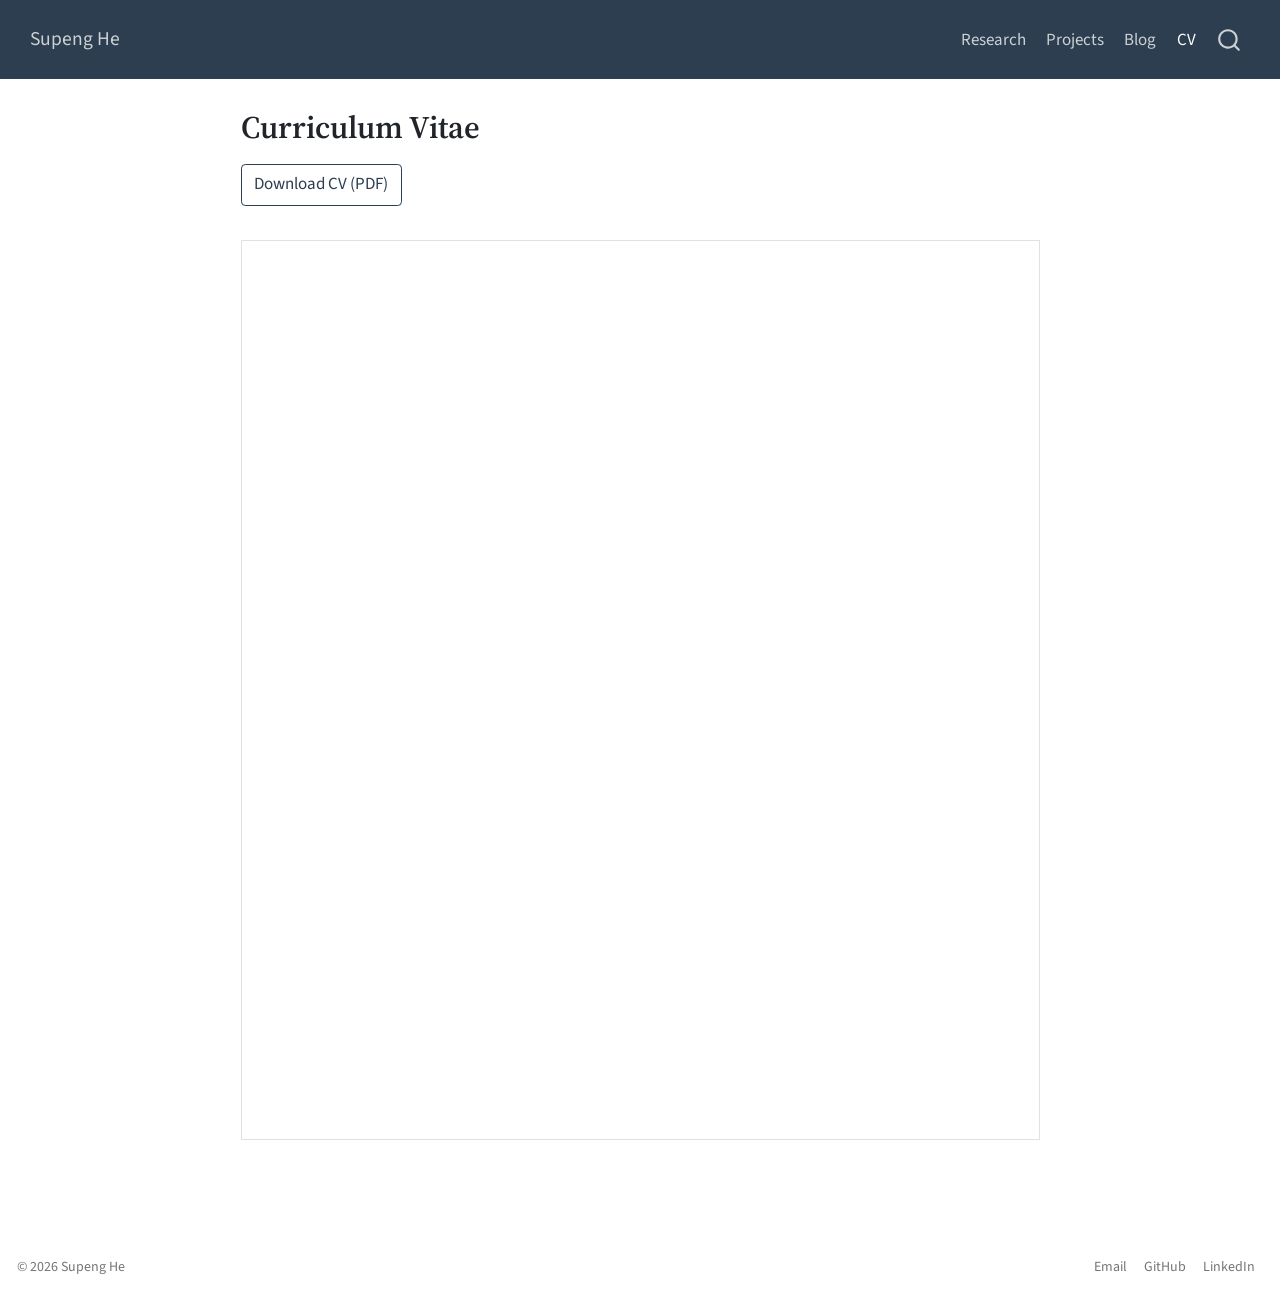
<file: cv.html>
<!DOCTYPE html>
<html xmlns="http://www.w3.org/1999/xhtml" lang="en" xml:lang="en"><head>

<meta charset="utf-8">
<meta name="generator" content="quarto-1.10.19">

<meta name="viewport" content="width=device-width, initial-scale=1.0, user-scalable=yes">


<title>Curriculum Vitae – Supeng He</title>
<style>
/* Default styles provided by pandoc.
** See https://pandoc.org/MANUAL.html#variables-for-html for config info.
*/
span.smallcaps{font-variant: small-caps;}
div.columns{display: flex; gap: 1.5em;}
div.column{flex: auto;}
@media screen {
div.columns{gap: min(4vw, 1.5em);}
div.column{overflow-x: auto;}
}
div.hanging-indent{margin-left: 1.5em; text-indent: -1.5em;}
ul.task-list{list-style: none;}
ul.task-list li input[type="checkbox"] {
  width: 0.8em;
  margin: 0 0.8em 0.2em -1em; /* quarto-specific, see https://github.com/quarto-dev/quarto-cli/issues/4556 */ 
  vertical-align: middle;
}
</style>


<script src="site_libs/quarto-nav/quarto-nav.js"></script>
<script src="site_libs/quarto-nav/headroom.min.js"></script>
<script src="site_libs/clipboard/clipboard.min.js"></script>
<script src="site_libs/quarto-search/autocomplete.umd.js"></script>
<script src="site_libs/quarto-search/fuse.min.js"></script>
<script src="site_libs/quarto-search/quarto-search.js"></script>
<meta name="quarto:offset" content="./">
<script src="site_libs/quarto-html/quarto.js" type="module"></script>
<script src="site_libs/quarto-html/tabsets/tabsets.js" type="module"></script>
<script src="site_libs/quarto-html/popper.min.js"></script>
<script src="site_libs/quarto-html/tippy.umd.min.js"></script>
<script src="site_libs/quarto-html/anchor.min.js"></script>
<link href="site_libs/quarto-html/tippy.css" rel="stylesheet">
<link href="site_libs/quarto-html/quarto-syntax-highlighting-bf27225e3a48a9273f3daa8f8e829971.css" rel="stylesheet" id="quarto-text-highlighting-styles">
<script src="site_libs/bootstrap/bootstrap.min.js"></script>
<link href="site_libs/bootstrap/bootstrap-icons.css" rel="stylesheet">
<link href="site_libs/bootstrap/bootstrap-6aec4ebd8b1b28c3d8e528c5a2c76d70.min.css" rel="stylesheet" append-hash="true" id="quarto-bootstrap" data-mode="light">
<script id="quarto-search-options" type="application/json">{
  "location": "navbar",
  "copy-button": false,
  "collapse-after": 3,
  "panel-placement": "end",
  "type": "overlay",
  "limit": 50,
  "keyboard-shortcut": [
    "f",
    "/",
    "s"
  ],
  "show-item-context": false,
  "language": {
    "search-no-results-text": "No results",
    "search-matching-documents-text": "matching documents",
    "search-copy-link-title": "Copy link to search",
    "search-hide-matches-text": "Hide additional matches",
    "search-more-match-text": "more match in this document",
    "search-more-matches-text": "more matches in this document",
    "search-clear-button-title": "Clear",
    "search-text-placeholder": "",
    "search-detached-cancel-button-title": "Cancel",
    "search-submit-button-title": "Submit",
    "search-label": "Search"
  }
}</script>


</head>

<body class="nav-fixed fullcontent quarto-light">

<div id="quarto-search-results"></div>
  <header id="quarto-header" class="headroom fixed-top">
    <nav class="navbar navbar-expand-lg " data-bs-theme="dark">
      <div class="navbar-container container-fluid">
      <div class="navbar-brand-container mx-auto">
    <a class="navbar-brand" href="./index.html">
    <span class="navbar-title">Supeng He</span>
    </a>
  </div>
            <div id="quarto-search" class="" title="Search"></div>
          <button class="navbar-toggler" type="button" data-bs-toggle="collapse" data-bs-target="#navbarCollapse" aria-controls="navbarCollapse" role="menu" aria-expanded="false" aria-label="Toggle navigation" onclick="if (window.quartoToggleHeadroom) { window.quartoToggleHeadroom(); }">
  <span class="navbar-toggler-icon"></span>
</button>
          <div class="collapse navbar-collapse" id="navbarCollapse">
            <ul class="navbar-nav navbar-nav-scroll ms-auto">
  <li class="nav-item">
    <a class="nav-link" href="./research.html"> 
<span class="menu-text">Research</span></a>
  </li>  
  <li class="nav-item">
    <a class="nav-link" href="./projects.html"> 
<span class="menu-text">Projects</span></a>
  </li>  
  <li class="nav-item">
    <a class="nav-link" href="./blog.html"> 
<span class="menu-text">Blog</span></a>
  </li>  
  <li class="nav-item">
    <a class="nav-link active" href="./cv.html" aria-current="page"> 
<span class="menu-text">CV</span></a>
  </li>  
</ul>
          </div> <!-- /navcollapse -->
            <div class="quarto-navbar-tools">
</div>
      </div> <!-- /container-fluid -->
    </nav>
</header>
<!-- content -->
<div id="quarto-content" class="quarto-container page-columns page-rows-contents page-layout-article page-navbar">
<!-- sidebar -->
<!-- margin-sidebar -->
    
<!-- main -->
<main class="content" id="quarto-document-content">

<header id="title-block-header" class="quarto-title-block default">
<div class="quarto-title">
<h1 class="title">Curriculum Vitae</h1>
</div>



<div class="quarto-title-meta">

    
  
    
  </div>
  


</header>


<p><a href="cv.pdf" class="btn btn-outline-primary">Download CV (PDF)</a></p>
<iframe src="cv.pdf" title="Supeng He — CV" width="100%" height="900" style="border: 1px solid #dee2e6; margin-top: 1rem;">
</iframe>



</main> <!-- /main -->
<script id="quarto-html-after-body" type="application/javascript">
  window.document.addEventListener("DOMContentLoaded", function (event) {
    const icon = "";
    const anchorJS = new window.AnchorJS();
    anchorJS.options = {
      placement: 'right',
      icon: icon
    };
    anchorJS.add('.anchored');
    const isCodeAnnotation = (el) => {
      for (const clz of el.classList) {
        if (clz.startsWith('code-annotation-')) {                     
          return true;
        }
      }
      return false;
    }
    const onCopySuccess = function(e) {
      // button target
      const button = e.trigger;
      // don't keep focus
      button.blur();
      // flash "checked"
      button.classList.add('code-copy-button-checked');
      var currentTitle = button.getAttribute("title");
      button.setAttribute("title", "Copied!");
      let tooltip;
      if (window.bootstrap) {
        button.setAttribute("data-bs-toggle", "tooltip");
        button.setAttribute("data-bs-placement", "left");
        button.setAttribute("data-bs-title", "Copied!");
        tooltip = new bootstrap.Tooltip(button, 
          { trigger: "manual", 
            customClass: "code-copy-button-tooltip",
            offset: [0, -8]});
        tooltip.show();    
      }
      setTimeout(function() {
        if (tooltip) {
          tooltip.hide();
          button.removeAttribute("data-bs-title");
          button.removeAttribute("data-bs-toggle");
          button.removeAttribute("data-bs-placement");
        }
        button.setAttribute("title", currentTitle);
        button.classList.remove('code-copy-button-checked');
      }, 1000);
      // clear code selection
      e.clearSelection();
    }
    const getTextToCopy = function(trigger) {
      const outerScaffold = trigger.parentElement.cloneNode(true);
      const codeEl = outerScaffold.querySelector('code');
      for (const childEl of codeEl.children) {
        if (isCodeAnnotation(childEl)) {
          childEl.remove();
        }
      }
      return codeEl.innerText;
    }
    const clipboard = new window.ClipboardJS('.code-copy-button:not([data-in-quarto-modal])', {
      text: getTextToCopy
    });
    clipboard.on('success', onCopySuccess);
    if (window.document.getElementById('quarto-embedded-source-code-modal')) {
      const clipboardModal = new window.ClipboardJS('.code-copy-button[data-in-quarto-modal]', {
        text: getTextToCopy,
        container: window.document.getElementById('quarto-embedded-source-code-modal')
      });
      clipboardModal.on('success', onCopySuccess);
    }
      var localhostRegex = new RegExp(/^(?:http|https):\/\/localhost\:?[0-9]*\//);
      var mailtoRegex = new RegExp(/^mailto:/);
        var filterRegex = new RegExp("https:\/\/supenghe\.com");
      var isInternal = (href) => {
          return filterRegex.test(href) || localhostRegex.test(href) || mailtoRegex.test(href);
      }
      // Inspect non-navigation links and adorn them if external
     var links = window.document.querySelectorAll('a[href]:not(.nav-link):not(.navbar-brand):not(.toc-action):not(.sidebar-link):not(.sidebar-item-toggle):not(.pagination-link):not(.no-external):not([aria-hidden]):not(.dropdown-item):not(.quarto-navigation-tool):not(.about-link)');
      for (var i=0; i<links.length; i++) {
        const link = links[i];
        if (!isInternal(link.href)) {
          // undo the damage that might have been done by quarto-nav.js in the case of
          // links that we want to consider external
          if (link.dataset.originalHref !== undefined) {
            link.href = link.dataset.originalHref;
          }
        }
      }
    function tippyHover(el, contentFn, onTriggerFn, onUntriggerFn) {
      const config = {
        allowHTML: true,
        maxWidth: 500,
        delay: 100,
        arrow: false,
        appendTo: function(el) {
            return el.parentElement;
        },
        interactive: true,
        interactiveBorder: 10,
        theme: 'quarto',
        placement: 'bottom-start',
      };
      if (contentFn) {
        config.content = contentFn;
      }
      if (onTriggerFn) {
        config.onTrigger = onTriggerFn;
      }
      if (onUntriggerFn) {
        config.onUntrigger = onUntriggerFn;
      }
      window.tippy(el, config); 
    }
    const noterefs = window.document.querySelectorAll('a[role="doc-noteref"]');
    for (var i=0; i<noterefs.length; i++) {
      const ref = noterefs[i];
      tippyHover(ref, function() {
        // use id or data attribute instead here
        let href = ref.getAttribute('data-footnote-href') || ref.getAttribute('href');
        try { href = new URL(href).hash; } catch {}
        const id = href.replace(/^#\/?/, "");
        const note = window.document.getElementById(id);
        if (note) {
          return note.innerHTML;
        } else {
          return "";
        }
      });
    }
    const xrefs = window.document.querySelectorAll('a.quarto-xref');
    const processXRef = (id, note) => {
      // Strip column container classes
      const stripColumnClz = (el) => {
        el.classList.remove("page-full", "page-columns");
        if (el.children) {
          for (const child of el.children) {
            stripColumnClz(child);
          }
        }
      }
      stripColumnClz(note)
      if (id === null || id.startsWith('sec-')) {
        // Special case sections, only their first couple elements
        const container = document.createElement("div");
        if (note.children && note.children.length > 2) {
          container.appendChild(note.children[0].cloneNode(true));
          for (let i = 1; i < note.children.length; i++) {
            const child = note.children[i];
            if (child.tagName === "P" && child.innerText === "") {
              continue;
            } else {
              container.appendChild(child.cloneNode(true));
              break;
            }
          }
          if (window.Quarto?.typesetMath) {
            window.Quarto.typesetMath(container);
          }
          return container.innerHTML
        } else {
          if (window.Quarto?.typesetMath) {
            window.Quarto.typesetMath(note);
          }
          return note.innerHTML;
        }
      } else {
        // Remove any anchor links if they are present
        const anchorLink = note.querySelector('a.anchorjs-link');
        if (anchorLink) {
          anchorLink.remove();
        }
        if (window.Quarto?.typesetMath) {
          window.Quarto.typesetMath(note);
        }
        if (note.classList.contains("callout")) {
          return note.outerHTML;
        } else {
          return note.innerHTML;
        }
      }
    }
    for (var i=0; i<xrefs.length; i++) {
      const xref = xrefs[i];
      tippyHover(xref, undefined, function(instance) {
        instance.disable();
        let url = xref.getAttribute('href');
        let hash = undefined; 
        if (url.startsWith('#')) {
          hash = url;
        } else {
          try { hash = new URL(url).hash; } catch {}
        }
        if (hash) {
          const id = hash.replace(/^#\/?/, "");
          const note = window.document.getElementById(id);
          if (note !== null) {
            try {
              const html = processXRef(id, note.cloneNode(true));
              instance.setContent(html);
            } finally {
              instance.enable();
              instance.show();
            }
          } else {
            // See if we can fetch this
            fetch(url.split('#')[0])
            .then(res => res.text())
            .then(html => {
              const parser = new DOMParser();
              const htmlDoc = parser.parseFromString(html, "text/html");
              const note = htmlDoc.getElementById(id);
              if (note !== null) {
                const html = processXRef(id, note);
                instance.setContent(html);
              } 
            }).finally(() => {
              instance.enable();
              instance.show();
            });
          }
        } else {
          // See if we can fetch a full url (with no hash to target)
          // This is a special case and we should probably do some content thinning / targeting
          fetch(url)
          .then(res => res.text())
          .then(html => {
            const parser = new DOMParser();
            const htmlDoc = parser.parseFromString(html, "text/html");
            const note = htmlDoc.querySelector('main.content');
            if (note !== null) {
              // This should only happen for chapter cross references
              // (since there is no id in the URL)
              // remove the first header
              if (note.children.length > 0 && note.children[0].tagName === "HEADER") {
                note.children[0].remove();
              }
              const html = processXRef(null, note);
              instance.setContent(html);
            } 
          }).finally(() => {
            instance.enable();
            instance.show();
          });
        }
      }, function(instance) {
      });
    }
        let selectedAnnoteEl;
        const selectorForAnnotation = ( cell, annotation) => {
          let cellAttr = 'data-code-cell="' + cell + '"';
          let lineAttr = 'data-code-annotation="' +  annotation + '"';
          const selector = 'span[' + cellAttr + '][' + lineAttr + ']';
          return selector;
        }
        const selectCodeLines = (annoteEl) => {
          const doc = window.document;
          const targetCell = annoteEl.getAttribute("data-target-cell");
          const targetAnnotation = annoteEl.getAttribute("data-target-annotation");
          const annoteSpan = window.document.querySelector(selectorForAnnotation(targetCell, targetAnnotation));
          const lines = annoteSpan.getAttribute("data-code-lines").split(",");
          const lineIds = lines.map((line) => {
            return targetCell + "-" + line;
          })
          let top = null;
          let height = null;
          let parent = null;
          if (lineIds.length > 0) {
              //compute the position of the single el (top and bottom and make a div)
              const el = window.document.getElementById(lineIds[0]);
              top = el.offsetTop;
              height = el.offsetHeight;
              parent = el.parentElement.parentElement;
            if (lineIds.length > 1) {
              const lastEl = window.document.getElementById(lineIds[lineIds.length - 1]);
              const bottom = lastEl.offsetTop + lastEl.offsetHeight;
              height = bottom - top;
            }
            if (top !== null && height !== null && parent !== null) {
              // cook up a div (if necessary) and position it 
              let div = window.document.getElementById("code-annotation-line-highlight");
              if (div === null) {
                div = window.document.createElement("div");
                div.setAttribute("id", "code-annotation-line-highlight");
                div.style.position = 'absolute';
                parent.appendChild(div);
              }
              div.style.top = top - 2 + "px";
              div.style.height = height + 4 + "px";
              div.style.left = 0;
              let gutterDiv = window.document.getElementById("code-annotation-line-highlight-gutter");
              if (gutterDiv === null) {
                gutterDiv = window.document.createElement("div");
                gutterDiv.setAttribute("id", "code-annotation-line-highlight-gutter");
                gutterDiv.style.position = 'absolute';
                const codeCell = window.document.getElementById(targetCell);
                const gutter = codeCell.querySelector('.code-annotation-gutter');
                gutter.appendChild(gutterDiv);
              }
              gutterDiv.style.top = top - 2 + "px";
              gutterDiv.style.height = height + 4 + "px";
            }
            selectedAnnoteEl = annoteEl;
          }
        };
        const unselectCodeLines = () => {
          const elementsIds = ["code-annotation-line-highlight", "code-annotation-line-highlight-gutter"];
          elementsIds.forEach((elId) => {
            const div = window.document.getElementById(elId);
            if (div) {
              div.remove();
            }
          });
          selectedAnnoteEl = undefined;
        };
          // Handle positioning of the toggle
      window.addEventListener(
        "resize",
        throttle(() => {
          elRect = undefined;
          if (selectedAnnoteEl) {
            selectCodeLines(selectedAnnoteEl);
          }
        }, 10)
      );
      function throttle(fn, ms) {
      let throttle = false;
      let timer;
        return (...args) => {
          if(!throttle) { // first call gets through
              fn.apply(this, args);
              throttle = true;
          } else { // all the others get throttled
              if(timer) clearTimeout(timer); // cancel #2
              timer = setTimeout(() => {
                fn.apply(this, args);
                timer = throttle = false;
              }, ms);
          }
        };
      }
        // Attach click handler to the DT
        const annoteDls = window.document.querySelectorAll('dt[data-target-cell]');
        for (const annoteDlNode of annoteDls) {
          annoteDlNode.addEventListener('click', (event) => {
            const clickedEl = event.target;
            if (clickedEl !== selectedAnnoteEl) {
              unselectCodeLines();
              const activeEl = window.document.querySelector('dt[data-target-cell].code-annotation-active');
              if (activeEl) {
                activeEl.classList.remove('code-annotation-active');
              }
              selectCodeLines(clickedEl);
              clickedEl.classList.add('code-annotation-active');
            } else {
              // Unselect the line
              unselectCodeLines();
              clickedEl.classList.remove('code-annotation-active');
            }
          });
        }
    const findCites = (el) => {
      const parentEl = el.parentElement;
      if (parentEl) {
        const cites = parentEl.dataset.cites;
        if (cites) {
          return {
            el,
            cites: cites.split(' ')
          };
        } else {
          return findCites(el.parentElement)
        }
      } else {
        return undefined;
      }
    };
    var bibliorefs = window.document.querySelectorAll('a[role="doc-biblioref"]');
    for (var i=0; i<bibliorefs.length; i++) {
      const ref = bibliorefs[i];
      const citeInfo = findCites(ref);
      if (citeInfo) {
        tippyHover(citeInfo.el, function() {
          var popup = window.document.createElement('div');
          citeInfo.cites.forEach(function(cite) {
            var citeDiv = window.document.createElement('div');
            citeDiv.classList.add('hanging-indent');
            citeDiv.classList.add('csl-entry');
            var biblioDiv = window.document.getElementById('ref-' + cite);
            if (biblioDiv) {
              citeDiv.innerHTML = biblioDiv.innerHTML;
            }
            popup.appendChild(citeDiv);
          });
          return popup.innerHTML;
        });
      }
    }
  });
  </script>
</div> <!-- /content -->
<footer class="footer">
  <div class="nav-footer">
    <div class="nav-footer-left">
<p>© 2026 Supeng He</p>
</div>   
    <div class="nav-footer-center">
      &nbsp;
    </div>
    <div class="nav-footer-right">
      <ul class="footer-items list-unstyled">
    <li class="nav-item">
    <a class="nav-link" href="mailto:TODO">
<p>Email</p>
</a>
  </li>  
    <li class="nav-item">
    <a class="nav-link" href="https://github.com/kevinhsp">
<p>GitHub</p>
</a>
  </li>  
    <li class="nav-item">
    <a class="nav-link" href="https://www.linkedin.com/in/TODO">
<p>LinkedIn</p>
</a>
  </li>  
</ul>
    </div>
  </div>
</footer>




</body></html>
</file>
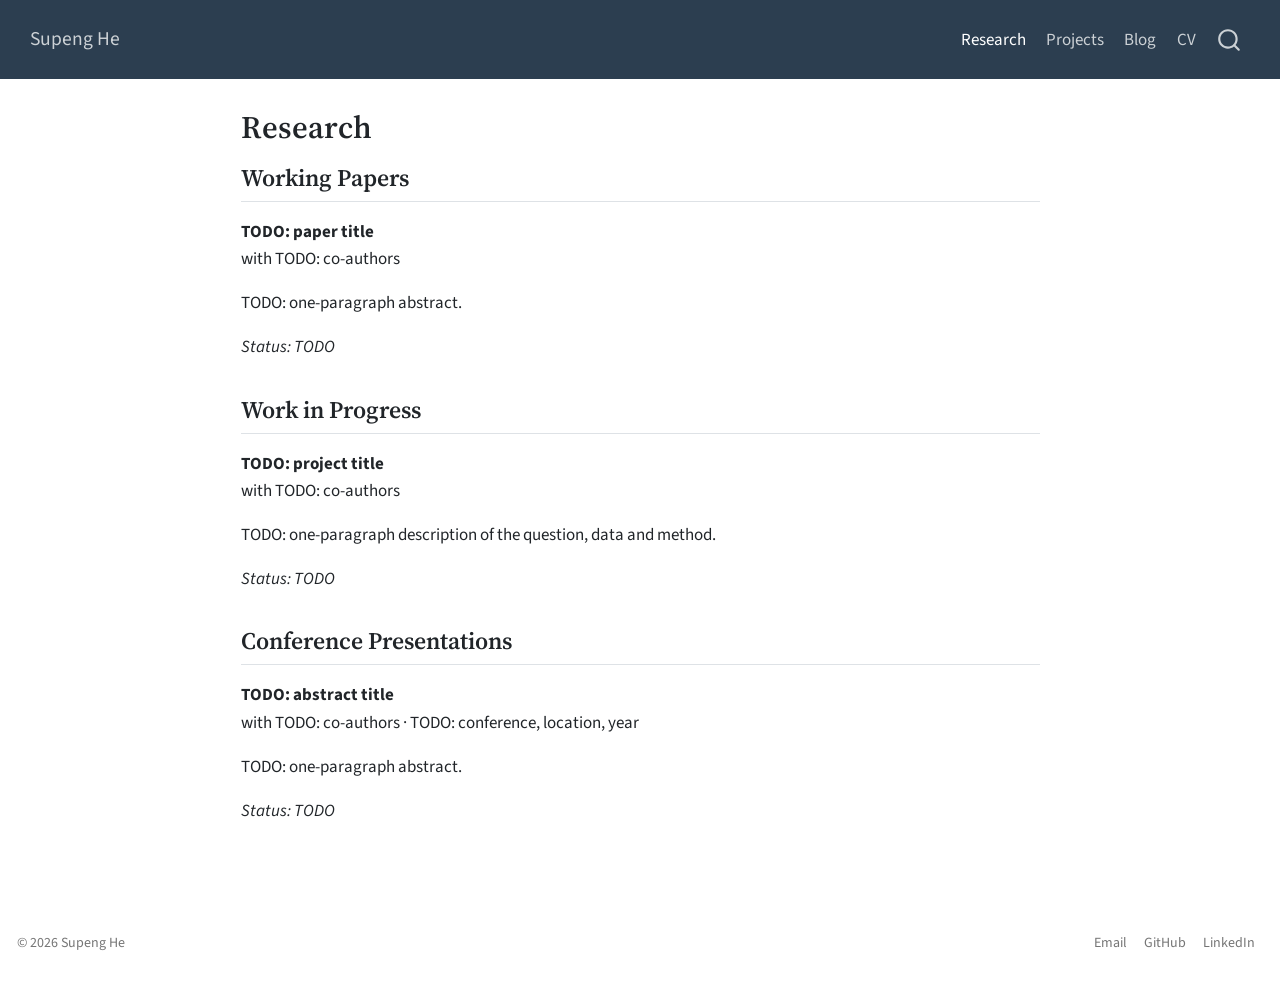
<file: research.html>
<!DOCTYPE html>
<html xmlns="http://www.w3.org/1999/xhtml" lang="en" xml:lang="en"><head>

<meta charset="utf-8">
<meta name="generator" content="quarto-1.10.19">

<meta name="viewport" content="width=device-width, initial-scale=1.0, user-scalable=yes">


<title>Research – Supeng He</title>
<style>
/* Default styles provided by pandoc.
** See https://pandoc.org/MANUAL.html#variables-for-html for config info.
*/
span.smallcaps{font-variant: small-caps;}
div.columns{display: flex; gap: 1.5em;}
div.column{flex: auto;}
@media screen {
div.columns{gap: min(4vw, 1.5em);}
div.column{overflow-x: auto;}
}
div.hanging-indent{margin-left: 1.5em; text-indent: -1.5em;}
ul.task-list{list-style: none;}
ul.task-list li input[type="checkbox"] {
  width: 0.8em;
  margin: 0 0.8em 0.2em -1em; /* quarto-specific, see https://github.com/quarto-dev/quarto-cli/issues/4556 */ 
  vertical-align: middle;
}
</style>


<script src="site_libs/quarto-nav/quarto-nav.js"></script>
<script src="site_libs/quarto-nav/headroom.min.js"></script>
<script src="site_libs/clipboard/clipboard.min.js"></script>
<script src="site_libs/quarto-search/autocomplete.umd.js"></script>
<script src="site_libs/quarto-search/fuse.min.js"></script>
<script src="site_libs/quarto-search/quarto-search.js"></script>
<meta name="quarto:offset" content="./">
<script src="site_libs/quarto-html/quarto.js" type="module"></script>
<script src="site_libs/quarto-html/tabsets/tabsets.js" type="module"></script>
<script src="site_libs/quarto-html/popper.min.js"></script>
<script src="site_libs/quarto-html/tippy.umd.min.js"></script>
<script src="site_libs/quarto-html/anchor.min.js"></script>
<link href="site_libs/quarto-html/tippy.css" rel="stylesheet">
<link href="site_libs/quarto-html/quarto-syntax-highlighting-bf27225e3a48a9273f3daa8f8e829971.css" rel="stylesheet" id="quarto-text-highlighting-styles">
<script src="site_libs/bootstrap/bootstrap.min.js"></script>
<link href="site_libs/bootstrap/bootstrap-icons.css" rel="stylesheet">
<link href="site_libs/bootstrap/bootstrap-6aec4ebd8b1b28c3d8e528c5a2c76d70.min.css" rel="stylesheet" append-hash="true" id="quarto-bootstrap" data-mode="light">
<script id="quarto-search-options" type="application/json">{
  "location": "navbar",
  "copy-button": false,
  "collapse-after": 3,
  "panel-placement": "end",
  "type": "overlay",
  "limit": 50,
  "keyboard-shortcut": [
    "f",
    "/",
    "s"
  ],
  "show-item-context": false,
  "language": {
    "search-no-results-text": "No results",
    "search-matching-documents-text": "matching documents",
    "search-copy-link-title": "Copy link to search",
    "search-hide-matches-text": "Hide additional matches",
    "search-more-match-text": "more match in this document",
    "search-more-matches-text": "more matches in this document",
    "search-clear-button-title": "Clear",
    "search-text-placeholder": "",
    "search-detached-cancel-button-title": "Cancel",
    "search-submit-button-title": "Submit",
    "search-label": "Search"
  }
}</script>


</head>

<body class="nav-fixed fullcontent quarto-light">

<div id="quarto-search-results"></div>
  <header id="quarto-header" class="headroom fixed-top">
    <nav class="navbar navbar-expand-lg " data-bs-theme="dark">
      <div class="navbar-container container-fluid">
      <div class="navbar-brand-container mx-auto">
    <a class="navbar-brand" href="./index.html">
    <span class="navbar-title">Supeng He</span>
    </a>
  </div>
            <div id="quarto-search" class="" title="Search"></div>
          <button class="navbar-toggler" type="button" data-bs-toggle="collapse" data-bs-target="#navbarCollapse" aria-controls="navbarCollapse" role="menu" aria-expanded="false" aria-label="Toggle navigation" onclick="if (window.quartoToggleHeadroom) { window.quartoToggleHeadroom(); }">
  <span class="navbar-toggler-icon"></span>
</button>
          <div class="collapse navbar-collapse" id="navbarCollapse">
            <ul class="navbar-nav navbar-nav-scroll ms-auto">
  <li class="nav-item">
    <a class="nav-link active" href="./research.html" aria-current="page"> 
<span class="menu-text">Research</span></a>
  </li>  
  <li class="nav-item">
    <a class="nav-link" href="./projects.html"> 
<span class="menu-text">Projects</span></a>
  </li>  
  <li class="nav-item">
    <a class="nav-link" href="./blog.html"> 
<span class="menu-text">Blog</span></a>
  </li>  
  <li class="nav-item">
    <a class="nav-link" href="./cv.html"> 
<span class="menu-text">CV</span></a>
  </li>  
</ul>
          </div> <!-- /navcollapse -->
            <div class="quarto-navbar-tools">
</div>
      </div> <!-- /container-fluid -->
    </nav>
</header>
<!-- content -->
<div id="quarto-content" class="quarto-container page-columns page-rows-contents page-layout-article page-navbar">
<!-- sidebar -->
<!-- margin-sidebar -->
    
<!-- main -->
<main class="content" id="quarto-document-content">

<header id="title-block-header" class="quarto-title-block default">
<div class="quarto-title">
<h1 class="title">Research</h1>
</div>



<div class="quarto-title-meta">

    
  
    
  </div>
  


</header>


<section id="working-papers" class="level2">
<h2 class="anchored" data-anchor-id="working-papers">Working Papers</h2>
<p><strong>TODO: paper title</strong><br>
with TODO: co-authors</p>
<p>TODO: one-paragraph abstract.</p>
<p><em>Status: TODO</em></p>
</section>
<section id="work-in-progress" class="level2">
<h2 class="anchored" data-anchor-id="work-in-progress">Work in Progress</h2>
<p><strong>TODO: project title</strong><br>
with TODO: co-authors</p>
<p>TODO: one-paragraph description of the question, data and method.</p>
<p><em>Status: TODO</em></p>
</section>
<section id="conference-presentations" class="level2">
<h2 class="anchored" data-anchor-id="conference-presentations">Conference Presentations</h2>
<p><strong>TODO: abstract title</strong><br>
with TODO: co-authors · TODO: conference, location, year</p>
<p>TODO: one-paragraph abstract.</p>
<p><em>Status: TODO</em></p>


</section>

</main> <!-- /main -->
<script id="quarto-html-after-body" type="application/javascript">
  window.document.addEventListener("DOMContentLoaded", function (event) {
    const icon = "";
    const anchorJS = new window.AnchorJS();
    anchorJS.options = {
      placement: 'right',
      icon: icon
    };
    anchorJS.add('.anchored');
    const isCodeAnnotation = (el) => {
      for (const clz of el.classList) {
        if (clz.startsWith('code-annotation-')) {                     
          return true;
        }
      }
      return false;
    }
    const onCopySuccess = function(e) {
      // button target
      const button = e.trigger;
      // don't keep focus
      button.blur();
      // flash "checked"
      button.classList.add('code-copy-button-checked');
      var currentTitle = button.getAttribute("title");
      button.setAttribute("title", "Copied!");
      let tooltip;
      if (window.bootstrap) {
        button.setAttribute("data-bs-toggle", "tooltip");
        button.setAttribute("data-bs-placement", "left");
        button.setAttribute("data-bs-title", "Copied!");
        tooltip = new bootstrap.Tooltip(button, 
          { trigger: "manual", 
            customClass: "code-copy-button-tooltip",
            offset: [0, -8]});
        tooltip.show();    
      }
      setTimeout(function() {
        if (tooltip) {
          tooltip.hide();
          button.removeAttribute("data-bs-title");
          button.removeAttribute("data-bs-toggle");
          button.removeAttribute("data-bs-placement");
        }
        button.setAttribute("title", currentTitle);
        button.classList.remove('code-copy-button-checked');
      }, 1000);
      // clear code selection
      e.clearSelection();
    }
    const getTextToCopy = function(trigger) {
      const outerScaffold = trigger.parentElement.cloneNode(true);
      const codeEl = outerScaffold.querySelector('code');
      for (const childEl of codeEl.children) {
        if (isCodeAnnotation(childEl)) {
          childEl.remove();
        }
      }
      return codeEl.innerText;
    }
    const clipboard = new window.ClipboardJS('.code-copy-button:not([data-in-quarto-modal])', {
      text: getTextToCopy
    });
    clipboard.on('success', onCopySuccess);
    if (window.document.getElementById('quarto-embedded-source-code-modal')) {
      const clipboardModal = new window.ClipboardJS('.code-copy-button[data-in-quarto-modal]', {
        text: getTextToCopy,
        container: window.document.getElementById('quarto-embedded-source-code-modal')
      });
      clipboardModal.on('success', onCopySuccess);
    }
      var localhostRegex = new RegExp(/^(?:http|https):\/\/localhost\:?[0-9]*\//);
      var mailtoRegex = new RegExp(/^mailto:/);
        var filterRegex = new RegExp("https:\/\/supenghe\.com");
      var isInternal = (href) => {
          return filterRegex.test(href) || localhostRegex.test(href) || mailtoRegex.test(href);
      }
      // Inspect non-navigation links and adorn them if external
     var links = window.document.querySelectorAll('a[href]:not(.nav-link):not(.navbar-brand):not(.toc-action):not(.sidebar-link):not(.sidebar-item-toggle):not(.pagination-link):not(.no-external):not([aria-hidden]):not(.dropdown-item):not(.quarto-navigation-tool):not(.about-link)');
      for (var i=0; i<links.length; i++) {
        const link = links[i];
        if (!isInternal(link.href)) {
          // undo the damage that might have been done by quarto-nav.js in the case of
          // links that we want to consider external
          if (link.dataset.originalHref !== undefined) {
            link.href = link.dataset.originalHref;
          }
        }
      }
    function tippyHover(el, contentFn, onTriggerFn, onUntriggerFn) {
      const config = {
        allowHTML: true,
        maxWidth: 500,
        delay: 100,
        arrow: false,
        appendTo: function(el) {
            return el.parentElement;
        },
        interactive: true,
        interactiveBorder: 10,
        theme: 'quarto',
        placement: 'bottom-start',
      };
      if (contentFn) {
        config.content = contentFn;
      }
      if (onTriggerFn) {
        config.onTrigger = onTriggerFn;
      }
      if (onUntriggerFn) {
        config.onUntrigger = onUntriggerFn;
      }
      window.tippy(el, config); 
    }
    const noterefs = window.document.querySelectorAll('a[role="doc-noteref"]');
    for (var i=0; i<noterefs.length; i++) {
      const ref = noterefs[i];
      tippyHover(ref, function() {
        // use id or data attribute instead here
        let href = ref.getAttribute('data-footnote-href') || ref.getAttribute('href');
        try { href = new URL(href).hash; } catch {}
        const id = href.replace(/^#\/?/, "");
        const note = window.document.getElementById(id);
        if (note) {
          return note.innerHTML;
        } else {
          return "";
        }
      });
    }
    const xrefs = window.document.querySelectorAll('a.quarto-xref');
    const processXRef = (id, note) => {
      // Strip column container classes
      const stripColumnClz = (el) => {
        el.classList.remove("page-full", "page-columns");
        if (el.children) {
          for (const child of el.children) {
            stripColumnClz(child);
          }
        }
      }
      stripColumnClz(note)
      if (id === null || id.startsWith('sec-')) {
        // Special case sections, only their first couple elements
        const container = document.createElement("div");
        if (note.children && note.children.length > 2) {
          container.appendChild(note.children[0].cloneNode(true));
          for (let i = 1; i < note.children.length; i++) {
            const child = note.children[i];
            if (child.tagName === "P" && child.innerText === "") {
              continue;
            } else {
              container.appendChild(child.cloneNode(true));
              break;
            }
          }
          if (window.Quarto?.typesetMath) {
            window.Quarto.typesetMath(container);
          }
          return container.innerHTML
        } else {
          if (window.Quarto?.typesetMath) {
            window.Quarto.typesetMath(note);
          }
          return note.innerHTML;
        }
      } else {
        // Remove any anchor links if they are present
        const anchorLink = note.querySelector('a.anchorjs-link');
        if (anchorLink) {
          anchorLink.remove();
        }
        if (window.Quarto?.typesetMath) {
          window.Quarto.typesetMath(note);
        }
        if (note.classList.contains("callout")) {
          return note.outerHTML;
        } else {
          return note.innerHTML;
        }
      }
    }
    for (var i=0; i<xrefs.length; i++) {
      const xref = xrefs[i];
      tippyHover(xref, undefined, function(instance) {
        instance.disable();
        let url = xref.getAttribute('href');
        let hash = undefined; 
        if (url.startsWith('#')) {
          hash = url;
        } else {
          try { hash = new URL(url).hash; } catch {}
        }
        if (hash) {
          const id = hash.replace(/^#\/?/, "");
          const note = window.document.getElementById(id);
          if (note !== null) {
            try {
              const html = processXRef(id, note.cloneNode(true));
              instance.setContent(html);
            } finally {
              instance.enable();
              instance.show();
            }
          } else {
            // See if we can fetch this
            fetch(url.split('#')[0])
            .then(res => res.text())
            .then(html => {
              const parser = new DOMParser();
              const htmlDoc = parser.parseFromString(html, "text/html");
              const note = htmlDoc.getElementById(id);
              if (note !== null) {
                const html = processXRef(id, note);
                instance.setContent(html);
              } 
            }).finally(() => {
              instance.enable();
              instance.show();
            });
          }
        } else {
          // See if we can fetch a full url (with no hash to target)
          // This is a special case and we should probably do some content thinning / targeting
          fetch(url)
          .then(res => res.text())
          .then(html => {
            const parser = new DOMParser();
            const htmlDoc = parser.parseFromString(html, "text/html");
            const note = htmlDoc.querySelector('main.content');
            if (note !== null) {
              // This should only happen for chapter cross references
              // (since there is no id in the URL)
              // remove the first header
              if (note.children.length > 0 && note.children[0].tagName === "HEADER") {
                note.children[0].remove();
              }
              const html = processXRef(null, note);
              instance.setContent(html);
            } 
          }).finally(() => {
            instance.enable();
            instance.show();
          });
        }
      }, function(instance) {
      });
    }
        let selectedAnnoteEl;
        const selectorForAnnotation = ( cell, annotation) => {
          let cellAttr = 'data-code-cell="' + cell + '"';
          let lineAttr = 'data-code-annotation="' +  annotation + '"';
          const selector = 'span[' + cellAttr + '][' + lineAttr + ']';
          return selector;
        }
        const selectCodeLines = (annoteEl) => {
          const doc = window.document;
          const targetCell = annoteEl.getAttribute("data-target-cell");
          const targetAnnotation = annoteEl.getAttribute("data-target-annotation");
          const annoteSpan = window.document.querySelector(selectorForAnnotation(targetCell, targetAnnotation));
          const lines = annoteSpan.getAttribute("data-code-lines").split(",");
          const lineIds = lines.map((line) => {
            return targetCell + "-" + line;
          })
          let top = null;
          let height = null;
          let parent = null;
          if (lineIds.length > 0) {
              //compute the position of the single el (top and bottom and make a div)
              const el = window.document.getElementById(lineIds[0]);
              top = el.offsetTop;
              height = el.offsetHeight;
              parent = el.parentElement.parentElement;
            if (lineIds.length > 1) {
              const lastEl = window.document.getElementById(lineIds[lineIds.length - 1]);
              const bottom = lastEl.offsetTop + lastEl.offsetHeight;
              height = bottom - top;
            }
            if (top !== null && height !== null && parent !== null) {
              // cook up a div (if necessary) and position it 
              let div = window.document.getElementById("code-annotation-line-highlight");
              if (div === null) {
                div = window.document.createElement("div");
                div.setAttribute("id", "code-annotation-line-highlight");
                div.style.position = 'absolute';
                parent.appendChild(div);
              }
              div.style.top = top - 2 + "px";
              div.style.height = height + 4 + "px";
              div.style.left = 0;
              let gutterDiv = window.document.getElementById("code-annotation-line-highlight-gutter");
              if (gutterDiv === null) {
                gutterDiv = window.document.createElement("div");
                gutterDiv.setAttribute("id", "code-annotation-line-highlight-gutter");
                gutterDiv.style.position = 'absolute';
                const codeCell = window.document.getElementById(targetCell);
                const gutter = codeCell.querySelector('.code-annotation-gutter');
                gutter.appendChild(gutterDiv);
              }
              gutterDiv.style.top = top - 2 + "px";
              gutterDiv.style.height = height + 4 + "px";
            }
            selectedAnnoteEl = annoteEl;
          }
        };
        const unselectCodeLines = () => {
          const elementsIds = ["code-annotation-line-highlight", "code-annotation-line-highlight-gutter"];
          elementsIds.forEach((elId) => {
            const div = window.document.getElementById(elId);
            if (div) {
              div.remove();
            }
          });
          selectedAnnoteEl = undefined;
        };
          // Handle positioning of the toggle
      window.addEventListener(
        "resize",
        throttle(() => {
          elRect = undefined;
          if (selectedAnnoteEl) {
            selectCodeLines(selectedAnnoteEl);
          }
        }, 10)
      );
      function throttle(fn, ms) {
      let throttle = false;
      let timer;
        return (...args) => {
          if(!throttle) { // first call gets through
              fn.apply(this, args);
              throttle = true;
          } else { // all the others get throttled
              if(timer) clearTimeout(timer); // cancel #2
              timer = setTimeout(() => {
                fn.apply(this, args);
                timer = throttle = false;
              }, ms);
          }
        };
      }
        // Attach click handler to the DT
        const annoteDls = window.document.querySelectorAll('dt[data-target-cell]');
        for (const annoteDlNode of annoteDls) {
          annoteDlNode.addEventListener('click', (event) => {
            const clickedEl = event.target;
            if (clickedEl !== selectedAnnoteEl) {
              unselectCodeLines();
              const activeEl = window.document.querySelector('dt[data-target-cell].code-annotation-active');
              if (activeEl) {
                activeEl.classList.remove('code-annotation-active');
              }
              selectCodeLines(clickedEl);
              clickedEl.classList.add('code-annotation-active');
            } else {
              // Unselect the line
              unselectCodeLines();
              clickedEl.classList.remove('code-annotation-active');
            }
          });
        }
    const findCites = (el) => {
      const parentEl = el.parentElement;
      if (parentEl) {
        const cites = parentEl.dataset.cites;
        if (cites) {
          return {
            el,
            cites: cites.split(' ')
          };
        } else {
          return findCites(el.parentElement)
        }
      } else {
        return undefined;
      }
    };
    var bibliorefs = window.document.querySelectorAll('a[role="doc-biblioref"]');
    for (var i=0; i<bibliorefs.length; i++) {
      const ref = bibliorefs[i];
      const citeInfo = findCites(ref);
      if (citeInfo) {
        tippyHover(citeInfo.el, function() {
          var popup = window.document.createElement('div');
          citeInfo.cites.forEach(function(cite) {
            var citeDiv = window.document.createElement('div');
            citeDiv.classList.add('hanging-indent');
            citeDiv.classList.add('csl-entry');
            var biblioDiv = window.document.getElementById('ref-' + cite);
            if (biblioDiv) {
              citeDiv.innerHTML = biblioDiv.innerHTML;
            }
            popup.appendChild(citeDiv);
          });
          return popup.innerHTML;
        });
      }
    }
  });
  </script>
</div> <!-- /content -->
<footer class="footer">
  <div class="nav-footer">
    <div class="nav-footer-left">
<p>© 2026 Supeng He</p>
</div>   
    <div class="nav-footer-center">
      &nbsp;
    </div>
    <div class="nav-footer-right">
      <ul class="footer-items list-unstyled">
    <li class="nav-item">
    <a class="nav-link" href="mailto:TODO">
<p>Email</p>
</a>
  </li>  
    <li class="nav-item">
    <a class="nav-link" href="https://github.com/kevinhsp">
<p>GitHub</p>
</a>
  </li>  
    <li class="nav-item">
    <a class="nav-link" href="https://www.linkedin.com/in/TODO">
<p>LinkedIn</p>
</a>
  </li>  
</ul>
    </div>
  </div>
</footer>




</body></html>
</file>
<file: site_libs/quarto-html/tippy.css>
.tippy-box[data-animation=fade][data-state=hidden]{opacity:0}[data-tippy-root]{max-width:calc(100vw - 10px)}.tippy-box{position:relative;background-color:#333;color:#fff;border-radius:4px;font-size:14px;line-height:1.4;white-space:normal;outline:0;transition-property:transform,visibility,opacity}.tippy-box[data-placement^=top]>.tippy-arrow{bottom:0}.tippy-box[data-placement^=top]>.tippy-arrow:before{bottom:-7px;left:0;border-width:8px 8px 0;border-top-color:initial;transform-origin:center top}.tippy-box[data-placement^=bottom]>.tippy-arrow{top:0}.tippy-box[data-placement^=bottom]>.tippy-arrow:before{top:-7px;left:0;border-width:0 8px 8px;border-bottom-color:initial;transform-origin:center bottom}.tippy-box[data-placement^=left]>.tippy-arrow{right:0}.tippy-box[data-placement^=left]>.tippy-arrow:before{border-width:8px 0 8px 8px;border-left-color:initial;right:-7px;transform-origin:center left}.tippy-box[data-placement^=right]>.tippy-arrow{left:0}.tippy-box[data-placement^=right]>.tippy-arrow:before{left:-7px;border-width:8px 8px 8px 0;border-right-color:initial;transform-origin:center right}.tippy-box[data-inertia][data-state=visible]{transition-timing-function:cubic-bezier(.54,1.5,.38,1.11)}.tippy-arrow{width:16px;height:16px;color:#333}.tippy-arrow:before{content:"";position:absolute;border-color:transparent;border-style:solid}.tippy-content{position:relative;padding:5px 9px;z-index:1}
</file>
<file: site_libs/quarto-html/quarto-syntax-highlighting-bf27225e3a48a9273f3daa8f8e829971.css>
/* quarto syntax highlight colors */
:root {
  --quarto-hl-ot-color: #003B4F;
  --quarto-hl-at-color: #657422;
  --quarto-hl-ss-color: #20794D;
  --quarto-hl-an-color: #5E5E5E;
  --quarto-hl-fu-color: #4758AB;
  --quarto-hl-st-color: #20794D;
  --quarto-hl-cf-color: #003B4F;
  --quarto-hl-op-color: #5E5E5E;
  --quarto-hl-er-color: #AD0000;
  --quarto-hl-bn-color: #AD0000;
  --quarto-hl-al-color: #AD0000;
  --quarto-hl-va-color: #111111;
  --quarto-hl-bu-color: inherit;
  --quarto-hl-ex-color: inherit;
  --quarto-hl-pp-color: #AD0000;
  --quarto-hl-in-color: #5E5E5E;
  --quarto-hl-vs-color: #20794D;
  --quarto-hl-wa-color: #5E5E5E;
  --quarto-hl-do-color: #5E5E5E;
  --quarto-hl-im-color: #00769E;
  --quarto-hl-ch-color: #20794D;
  --quarto-hl-dt-color: #AD0000;
  --quarto-hl-fl-color: #AD0000;
  --quarto-hl-co-color: #5E5E5E;
  --quarto-hl-cv-color: #5E5E5E;
  --quarto-hl-cn-color: #8f5902;
  --quarto-hl-sc-color: #5E5E5E;
  --quarto-hl-dv-color: #AD0000;
  --quarto-hl-kw-color: #003B4F;
}

/* other quarto variables */
:root {
  --quarto-font-monospace: SFMono-Regular, Menlo, Monaco, Consolas, "Liberation Mono", "Courier New", monospace;
}

/* syntax highlight based on Pandoc's rules */
pre > code.sourceCode > span {
  color: #003B4F;
}

code.sourceCode > span {
  color: #003B4F;
}

div.sourceCode,
div.sourceCode pre.sourceCode {
  color: #003B4F;
}

/* Normal */
code span {
  color: #003B4F;
}

/* Alert */
code span.al {
  color: #AD0000;
  font-style: inherit;
}

/* Annotation */
code span.an {
  color: #5E5E5E;
  font-style: inherit;
}

/* Attribute */
code span.at {
  color: #657422;
  font-style: inherit;
}

/* BaseN */
code span.bn {
  color: #AD0000;
  font-style: inherit;
}

/* BuiltIn */
code span.bu {
  font-style: inherit;
}

/* ControlFlow */
code span.cf {
  color: #003B4F;
  font-weight: bold;
  font-style: inherit;
}

/* Char */
code span.ch {
  color: #20794D;
  font-style: inherit;
}

/* Constant */
code span.cn {
  color: #8f5902;
  font-style: inherit;
}

/* Comment */
code span.co {
  color: #5E5E5E;
  font-style: inherit;
}

/* CommentVar */
code span.cv {
  color: #5E5E5E;
  font-style: italic;
}

/* Documentation */
code span.do {
  color: #5E5E5E;
  font-style: italic;
}

/* DataType */
code span.dt {
  color: #AD0000;
  font-style: inherit;
}

/* DecVal */
code span.dv {
  color: #AD0000;
  font-style: inherit;
}

/* Error */
code span.er {
  color: #AD0000;
  font-style: inherit;
}

/* Extension */
code span.ex {
  font-style: inherit;
}

/* Float */
code span.fl {
  color: #AD0000;
  font-style: inherit;
}

/* Function */
code span.fu {
  color: #4758AB;
  font-style: inherit;
}

/* Import */
code span.im {
  color: #00769E;
  font-style: inherit;
}

/* Information */
code span.in {
  color: #5E5E5E;
  font-style: inherit;
}

/* Keyword */
code span.kw {
  color: #003B4F;
  font-weight: bold;
  font-style: inherit;
}

/* Operator */
code span.op {
  color: #5E5E5E;
  font-style: inherit;
}

/* Other */
code span.ot {
  color: #003B4F;
  font-style: inherit;
}

/* Preprocessor */
code span.pp {
  color: #AD0000;
  font-style: inherit;
}

/* SpecialChar */
code span.sc {
  color: #5E5E5E;
  font-style: inherit;
}

/* SpecialString */
code span.ss {
  color: #20794D;
  font-style: inherit;
}

/* String */
code span.st {
  color: #20794D;
  font-style: inherit;
}

/* Variable */
code span.va {
  color: #111111;
  font-style: inherit;
}

/* VerbatimString */
code span.vs {
  color: #20794D;
  font-style: inherit;
}

/* Warning */
code span.wa {
  color: #5E5E5E;
  font-style: italic;
}

.prevent-inlining {
  content: "</";
}

/*# sourceMappingURL=8be38f48d34c45af72792cbd699585e7.css.map */
</file>
